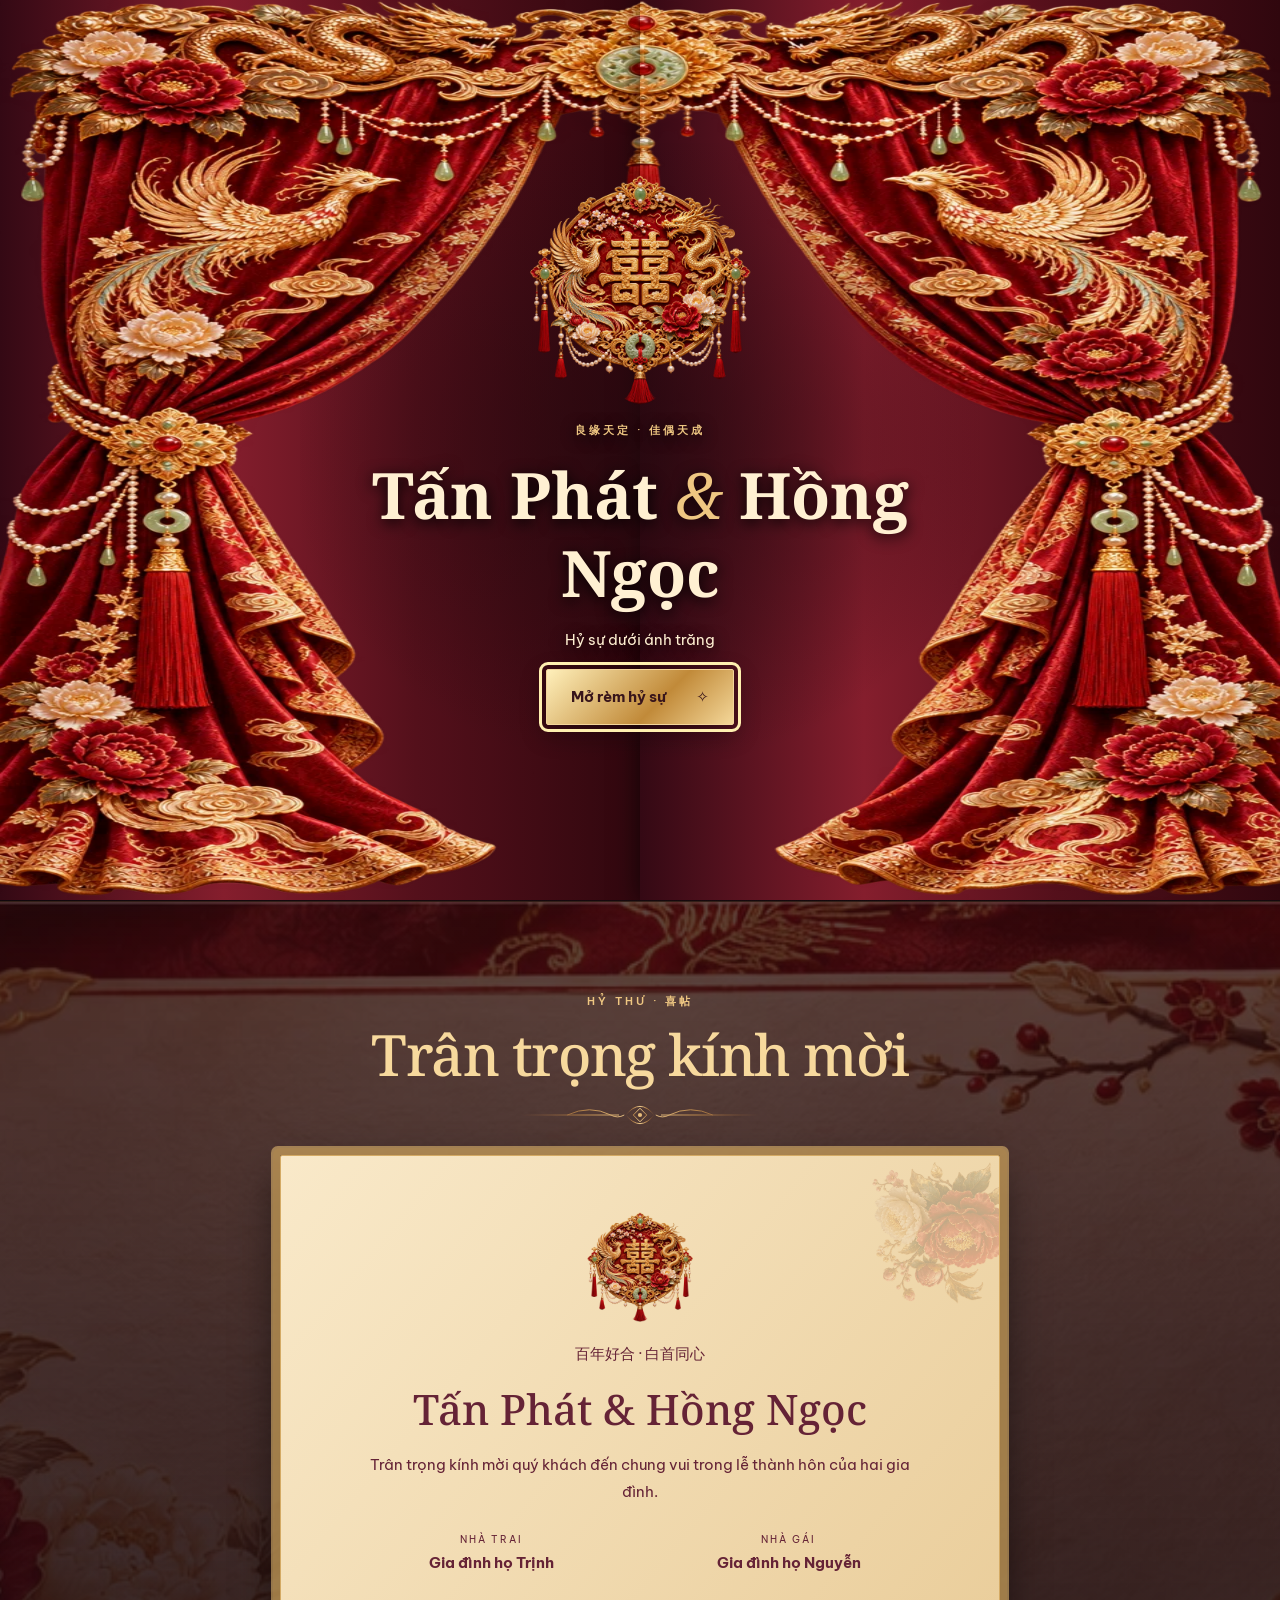
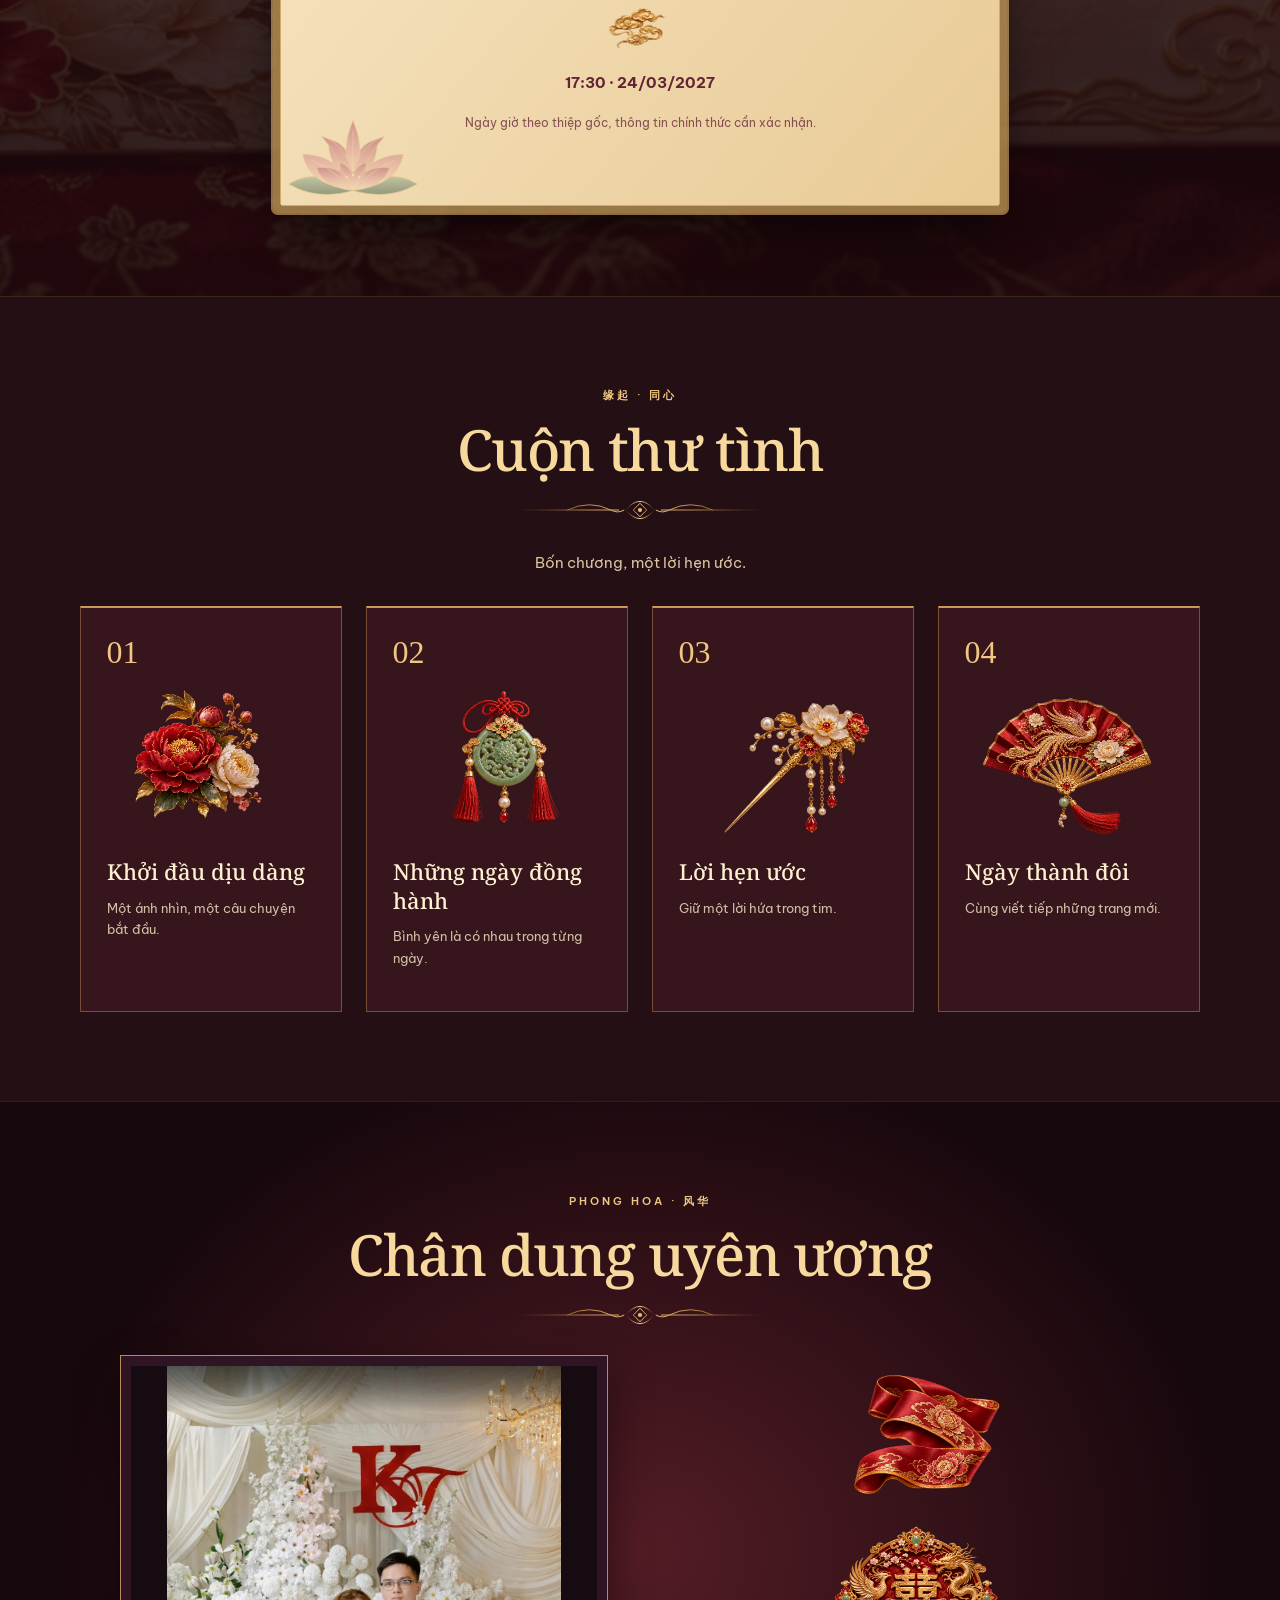
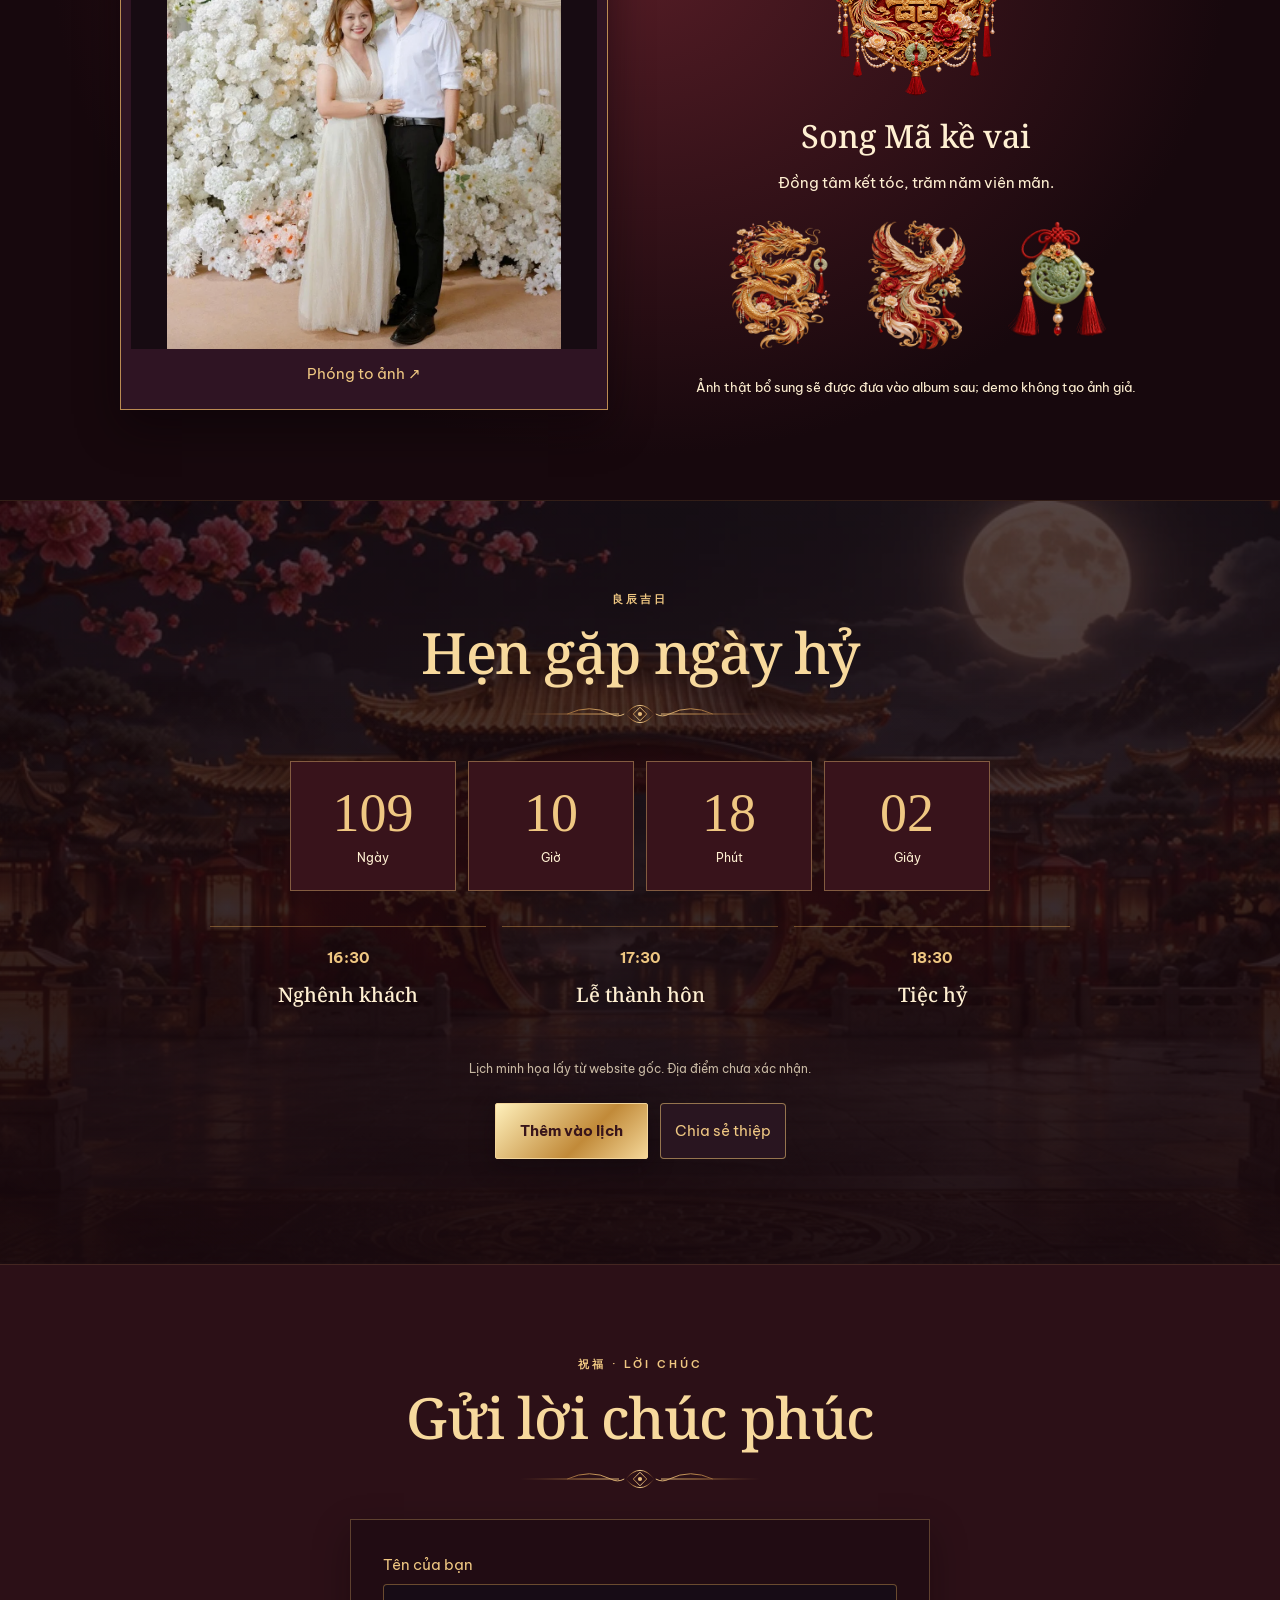
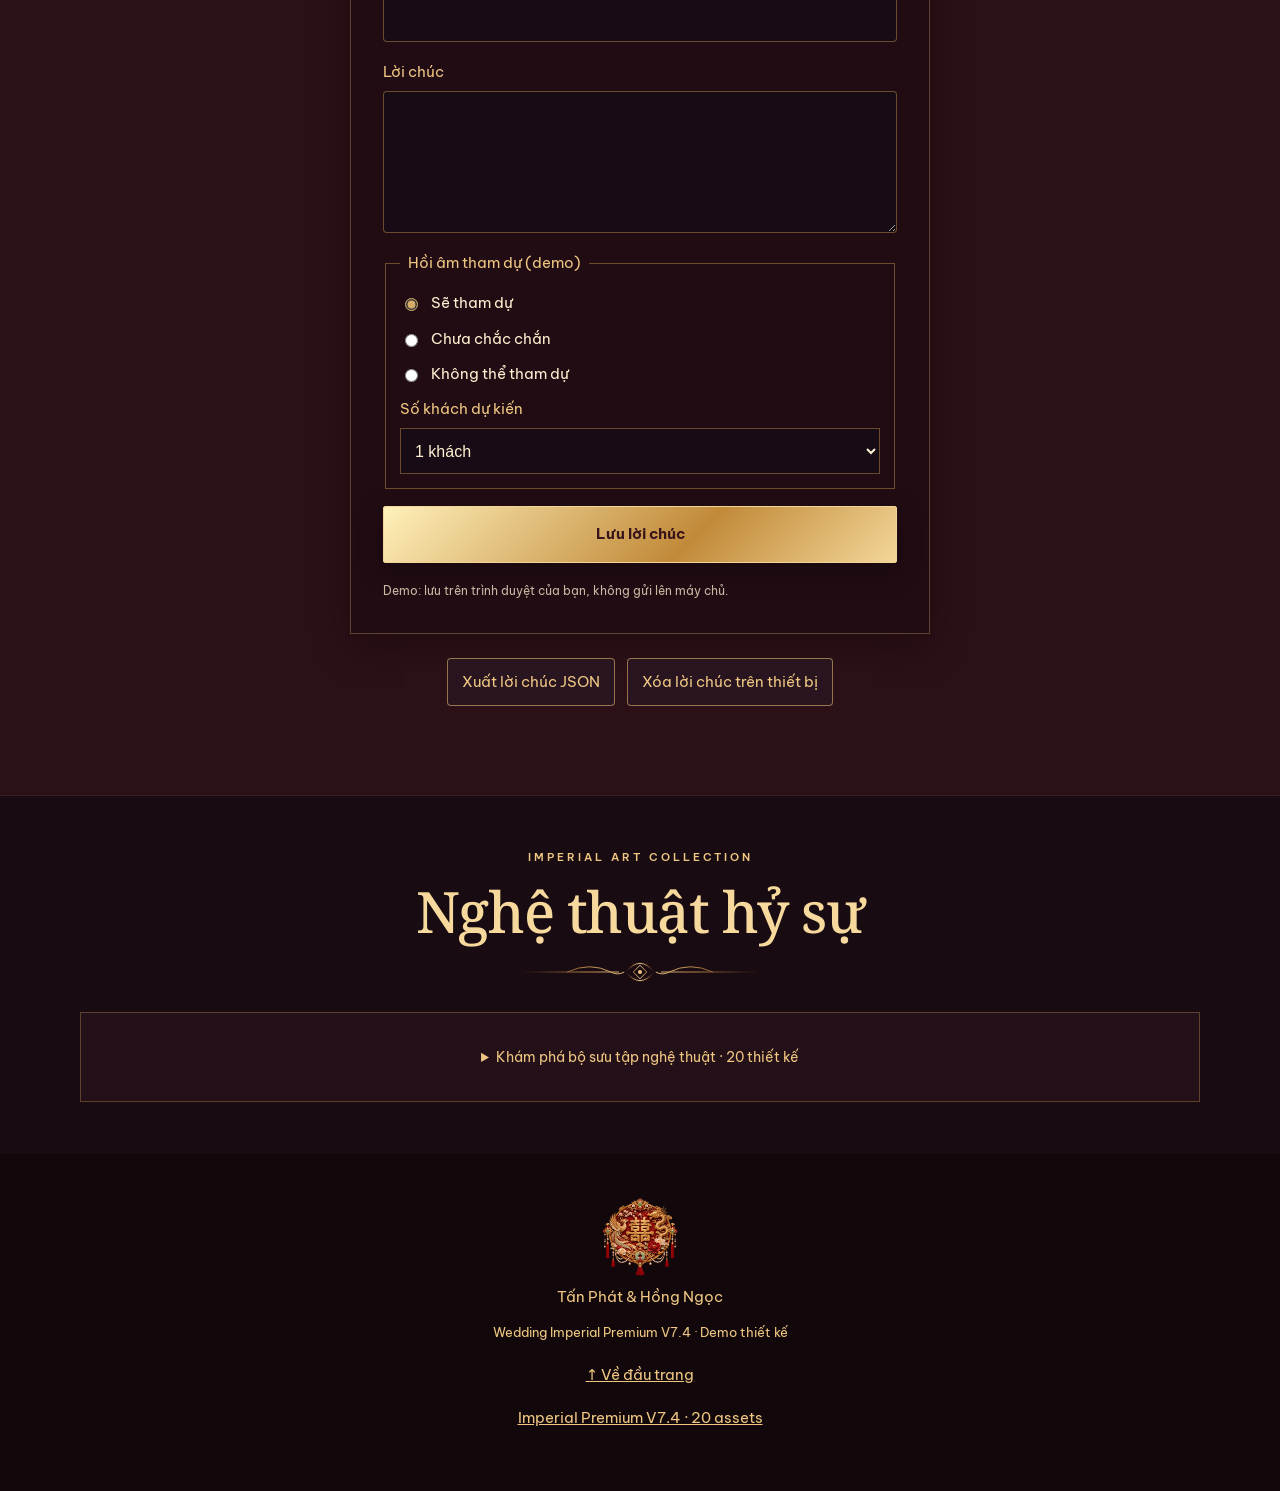
<file: index.html>
<!doctype html>
<html lang="vi">
<head>
  <meta charset="utf-8">
  <meta name="viewport" content="width=device-width, initial-scale=1">
  <meta name="robots" content="noindex,nofollow">
  <title>Tấn Phát &amp; Hồng Ngọc — Thiệp hỷ</title>
  <link rel="canonical" href="https://trinhtanphat.github.io/wedding_tan_phat_hong_ngoc/demo/">
  <script>
    const target = new URL('demo/', window.location.href);
    target.search = window.location.search;
    target.hash = window.location.hash;
    window.location.replace(target.href);
  </script>
  <noscript><meta http-equiv="refresh" content="0;url=demo/"></noscript>
</head>
<body>
  <p><a href="demo/">Mở thiệp cưới Tấn Phát &amp; Hồng Ngọc</a></p>
  <p><a href="legacy.html">Xem phiên bản cũ</a></p>
</body>
</html>
</file>
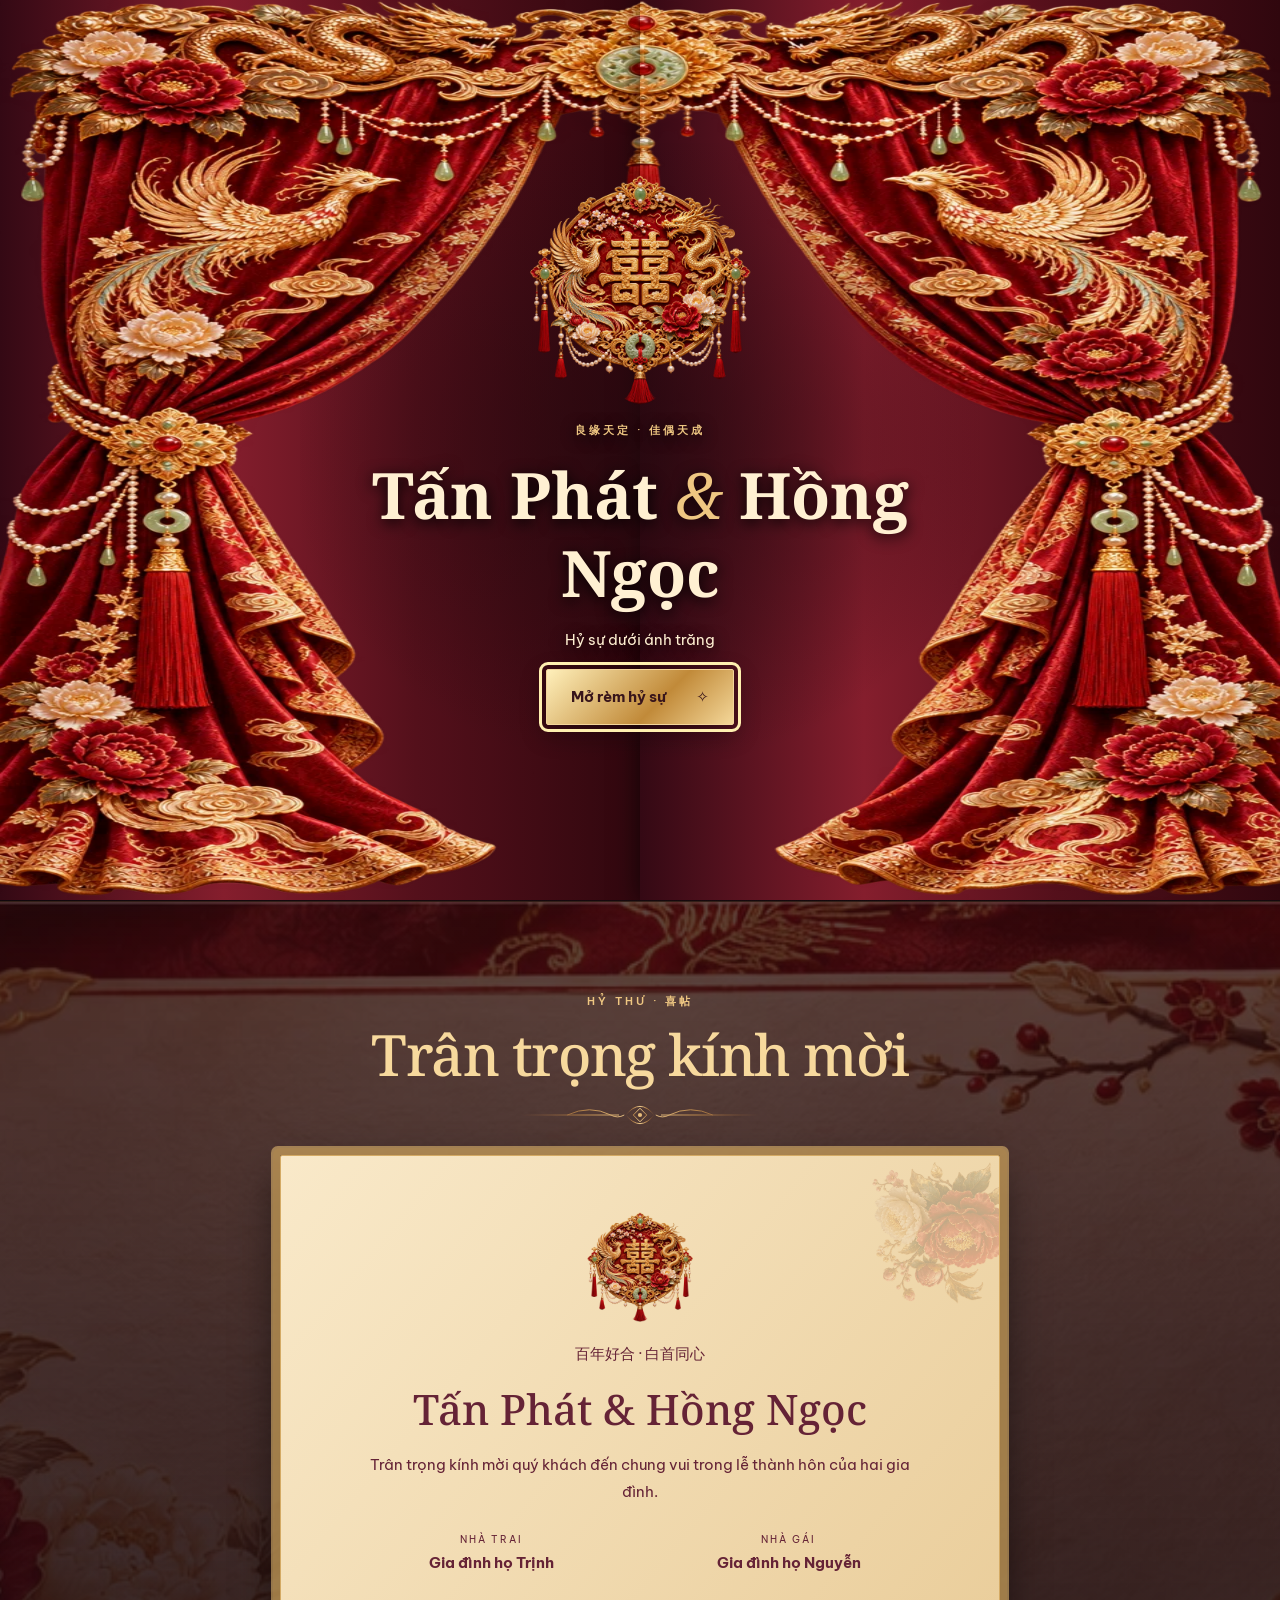
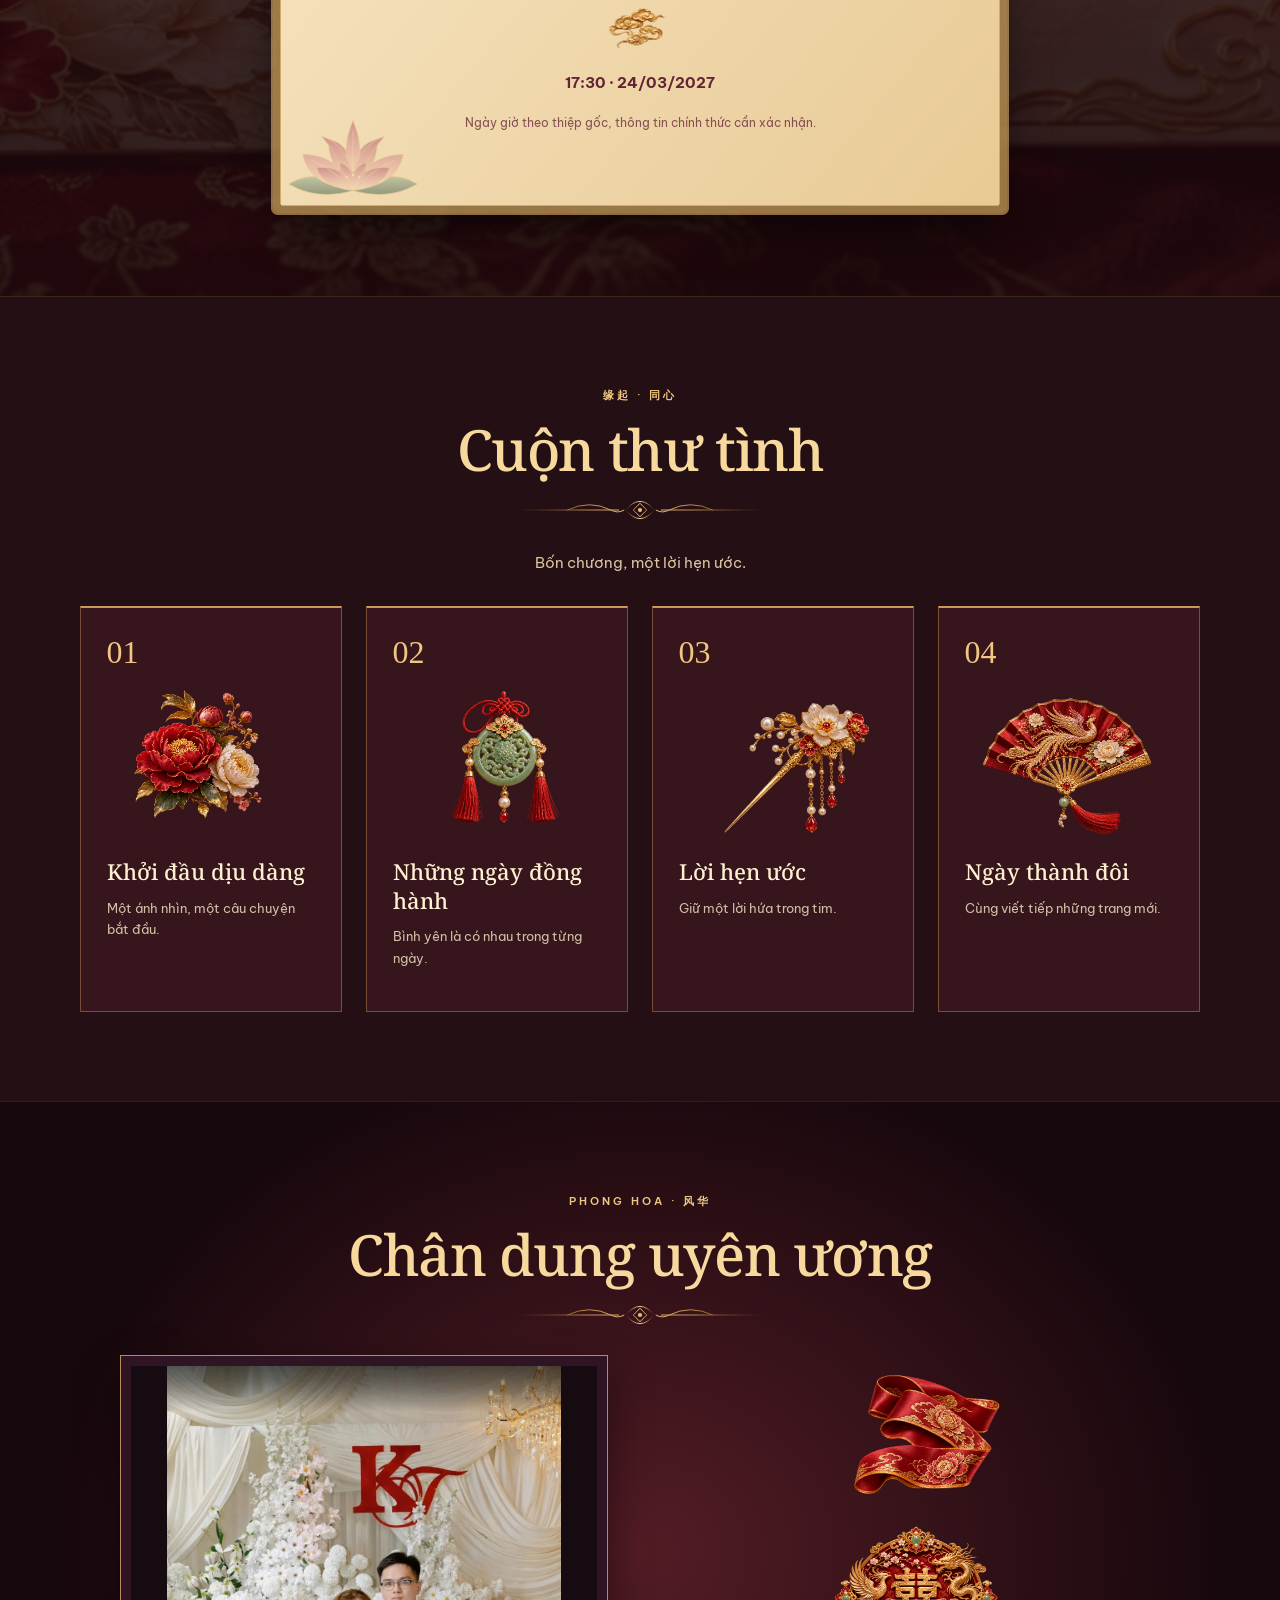
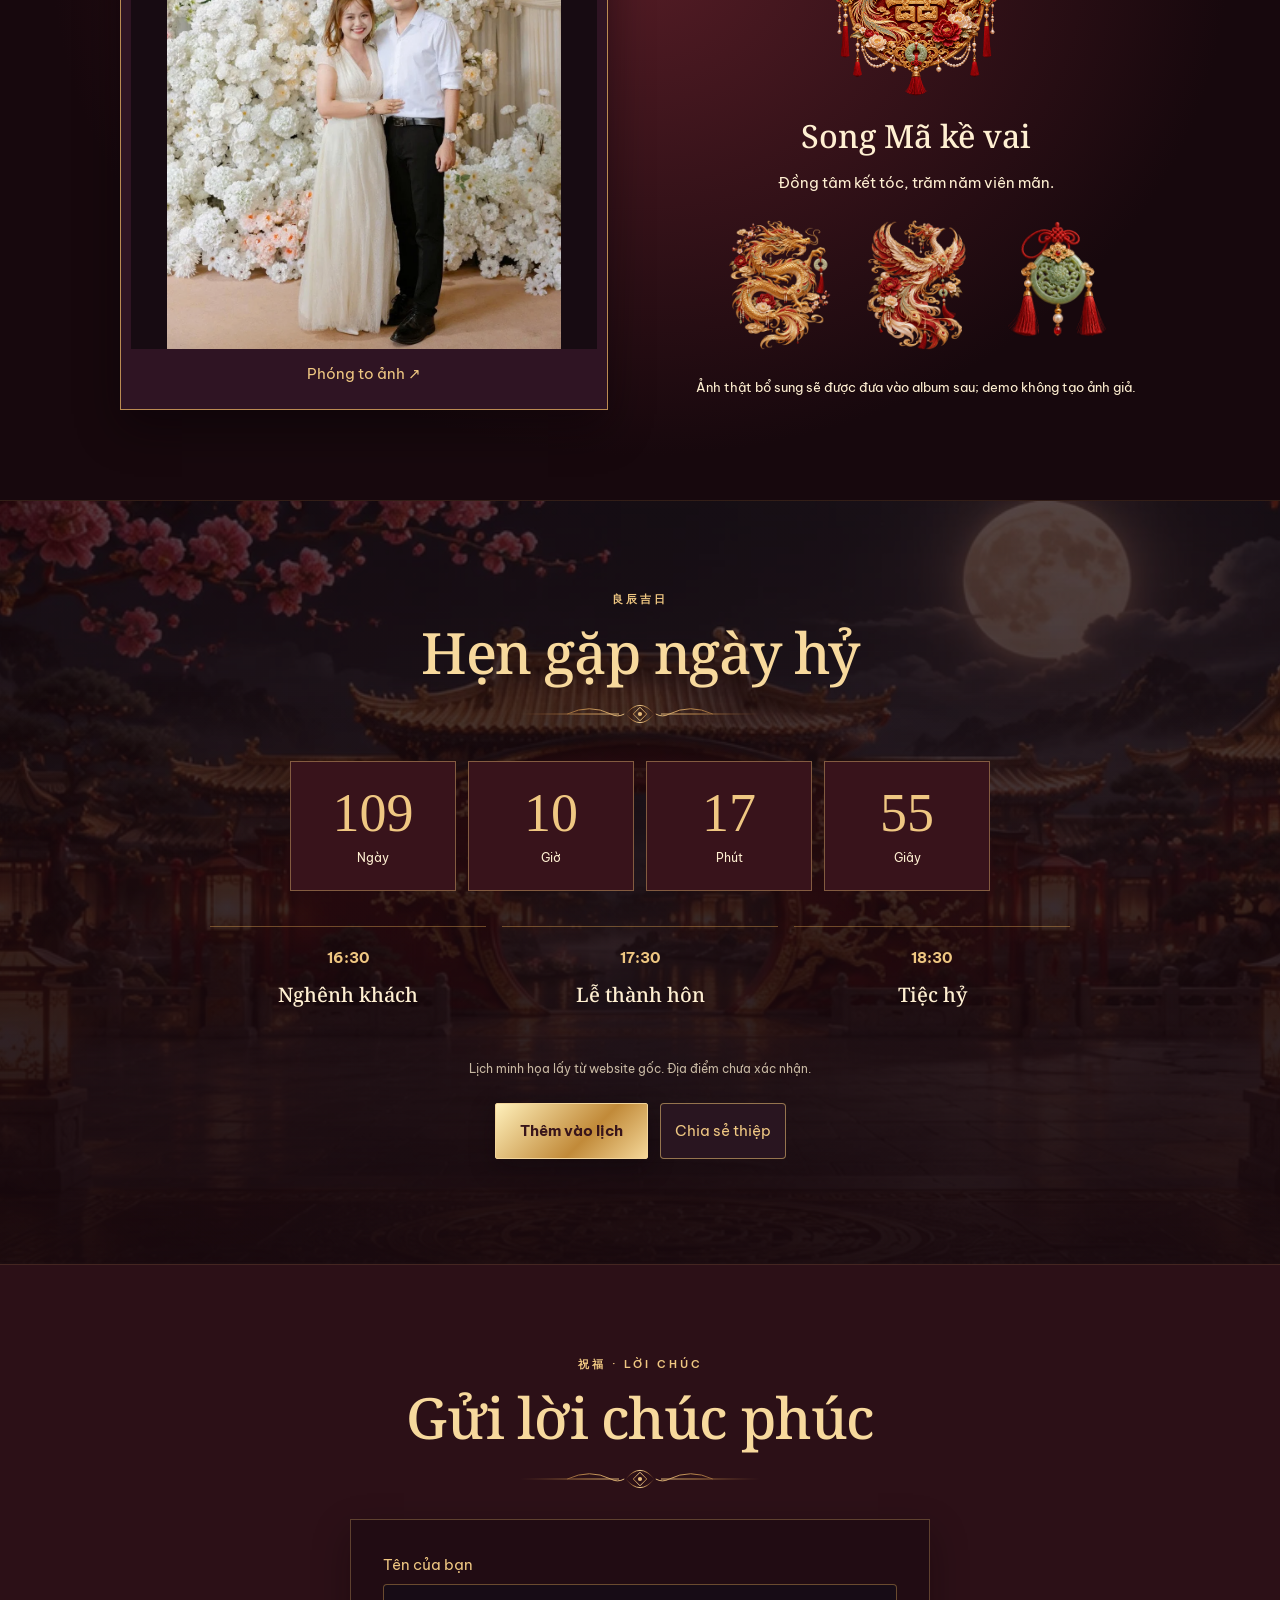
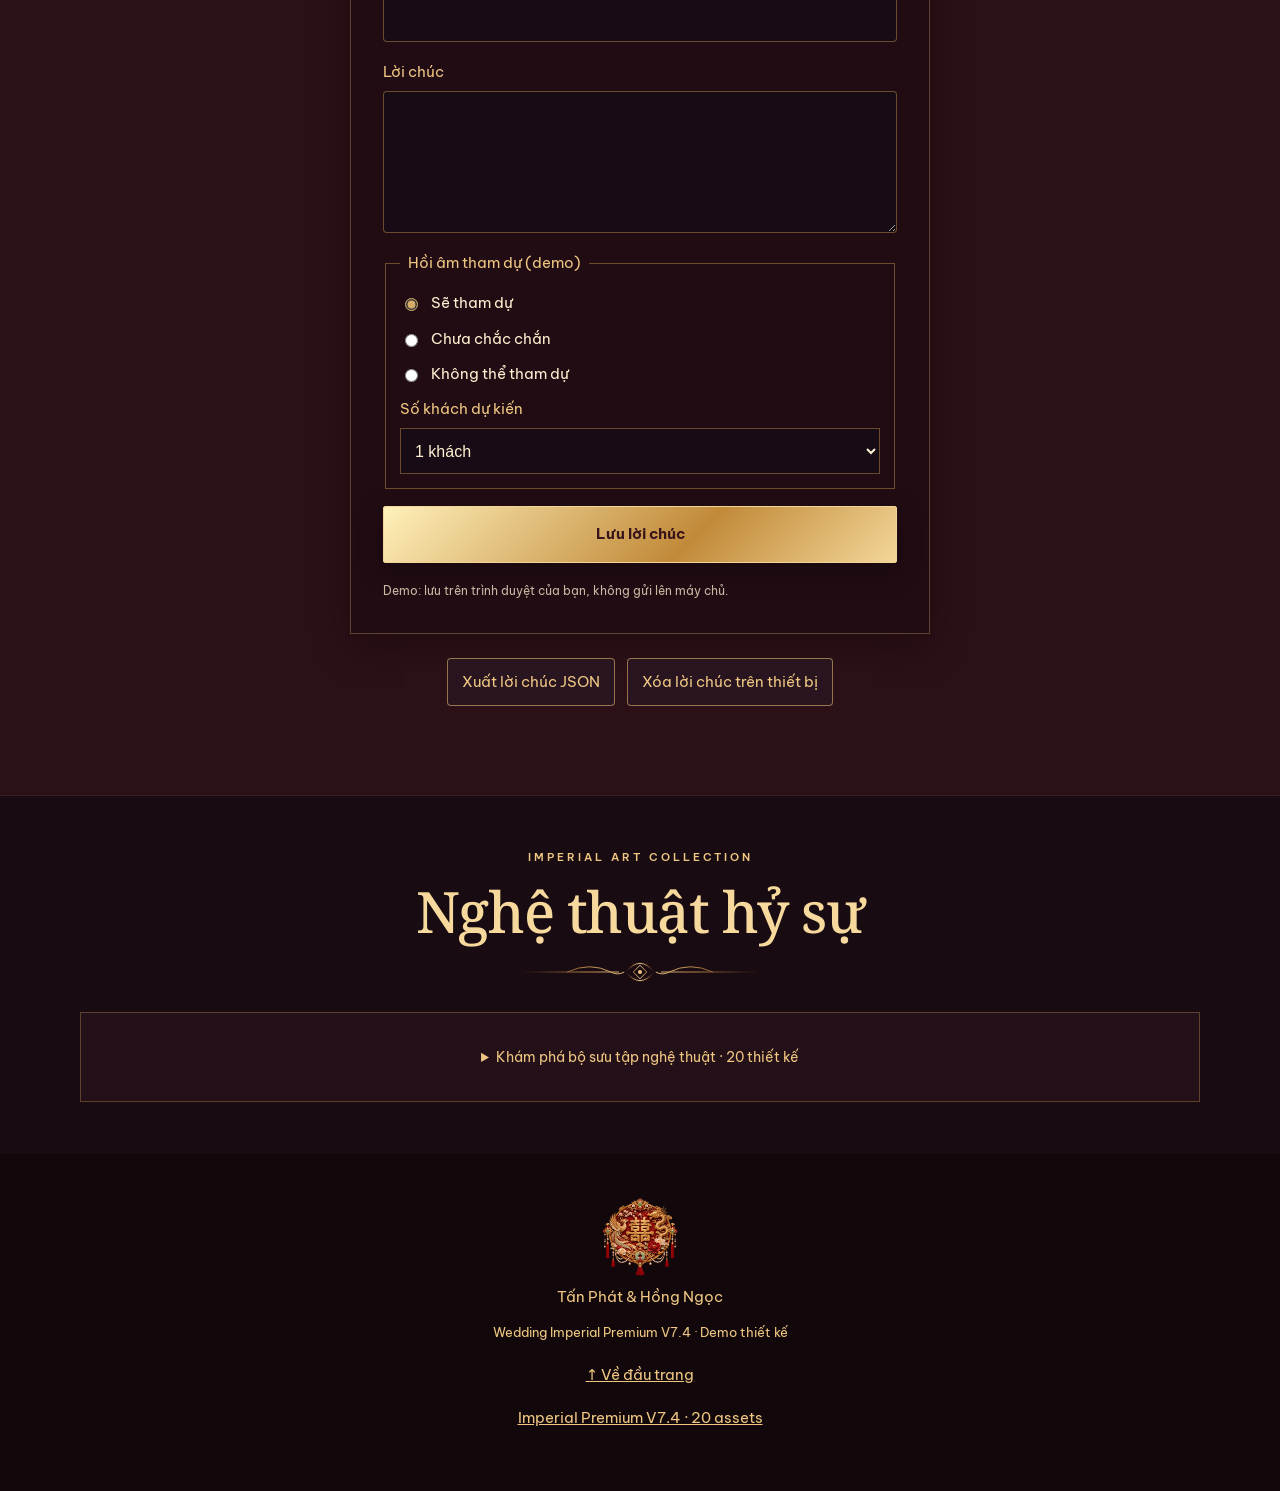
<file: demo/index.html>
<!doctype html>
<html lang="vi"><head><meta charset="utf-8"><meta name="viewport" content="width=device-width,initial-scale=1"><meta name="robots" content="noindex,nofollow"><meta name="theme-color" content="#32101e"><title>Tấn Phát &amp; Hồng Ngọc — Hỷ sự V7.4</title><link rel="stylesheet" href="wedding.css"><link rel="stylesheet" href="enhancements.css"><link rel="stylesheet" href="v6.css"><link rel="stylesheet" href="premium-v7.css?v=7.4"><link rel="icon" href="../assets/imperial-premium-v7/web/song-hy.webp" type="image/webp"></head>
<body>
<div class="lotus-rain" aria-hidden="true"></div>
<a class="skip" href="#invitation" tabindex="-1">Bỏ qua đến thiệp mời</a><div class="read-progress" aria-hidden="true"></div><header class="nav"><a class="brand" href="#home"><img src="../assets/imperial-premium-v7/web/song-hy.webp" alt=""> TP <span>·</span> HN</a><nav aria-label="Điều hướng"><a href="#invitation">Thiệp hỷ</a><a href="#story">Chuyện tình</a><a href="#album">Album</a><a href="#event">Ngày hỷ</a><a href="#wishes">Lời chúc</a></nav><div class="nav-controls"><button id="motion" class="motion" aria-pressed="false" aria-label="Giảm chuyển động">✧</button><button id="menu" class="menu" aria-expanded="false" aria-controls="mobileNav" aria-label="Mở menu">☰</button><button id="music" class="music" aria-pressed="false">♪ <span>Nhạc hỷ</span></button></div></header><nav id="mobileNav" class="mobile-nav" hidden aria-label="Điều hướng di động"><a href="#home">Trang đầu</a><a href="#invitation">Thiệp hỷ</a><a href="#story">Chuyện tình</a><a href="#album">Album</a><a href="#event">Ngày hỷ</a><a href="#wishes">Lời chúc</a></nav>
<div class="curtain" id="curtain" role="dialog" aria-modal="true" aria-labelledby="curtainTitle"><div class="curtain-left"></div><div class="curtain-right"></div><div class="valance"></div><div class="curtain-copy"><img src="../assets/imperial-premium-v7/web/song-hy.webp" alt="" width="110"><p class="eyebrow">良缘天定 · 佳偶天成</p><h1 id="curtainTitle">Tấn Phát <em>&amp;</em> Hồng Ngọc</h1><p>Hỷ sự dưới ánh trăng</p><button id="open" class="gold-button">Mở rèm hỷ sự <span aria-hidden="true">✧</span></button></div></div>
<main id="home" tabindex="-1">
<section class="hero"><div class="scene" aria-hidden="true"><div class="cinematic-beams"></div><div class="cinematic-dust"></div><img class="dragon" src="../assets/imperial-premium-v7/web/rong-vang.webp" alt=""><img class="phoenix" src="../assets/imperial-premium-v7/web/phuong-hoang.webp" alt=""><img class="lantern l" src="../assets/imperial-premium-v7/web/den-long.webp" alt=""><img class="lantern r" src="../assets/imperial-premium-v7/web/den-long.webp" alt=""></div><div class="hero-inner"><div class="hero-text"><p class="eyebrow">THIỆP HỶ · WEDDING INVITATION</p><img class="seal" src="../assets/imperial-premium-v7/web/song-hy.webp" alt="Song hỷ"><h1>Tấn Phát <em>&amp;</em><br> Hồng Ngọc</h1><p class="chinese">百年好合 · 永结同心</p><p class="lead">Mời bạn cùng chứng kiến khoảnh khắc hai trái tim nên duyên, giữa sắc son, ánh trăng và lời chúc trăm năm.</p><div class="date"><span>THỨ TƯ</span><strong>24.03.2027</strong><span>17:30</span></div><a class="gold-button" href="#invitation">Xem thiệp mời <span>↓</span></a></div><figure class="portrait"><img src="../assets/images/couple-main.png" alt="Ảnh cưới trong website gốc"><figcaption>Song Mã thành duyên · 午</figcaption></figure></div><a class="scroll" href="#invitation">CUỘN XUỐNG <span>↓</span></a></section>
<section class="section invitation" id="invitation"><p class="eyebrow">HỶ THƯ · 喜帖</p><h2>Trân trọng kính mời</h2><div class="paper"><img class="paper-flower left" src="../assets/imperial-premium-v7/web/mau-don.webp" alt=""><img class="paper-flower right" src="../assets/imperial-premium-v7/web/mau-don.webp" alt=""><img class="paper-lotus" src="../assets/artifact-v2/lotus-blossom-v72.svg" alt=""><img class="paper-seal" src="../assets/imperial-premium-v7/web/song-hy.webp" alt=""><p>百年好合 · 白首同心</p><h3>Tấn Phát &amp; Hồng Ngọc</h3><p>Trân trọng kính mời quý khách đến chung vui trong lễ thành hôn của hai gia đình.</p><div class="families"><div><small>NHÀ TRAI</small><strong>Gia đình họ Trịnh</strong></div><div><small>NHÀ GÁI</small><strong>Gia đình họ Nguyễn</strong></div></div><img class="divider" src="../assets/imperial-premium-v7/web/may-vang.webp" alt=""><p><strong>17:30 · 24/03/2027</strong></p><p class="notice">Ngày giờ theo thiệp gốc, thông tin chính thức cần xác nhận.</p></div></section>
<section class="section story" id="story"><p class="eyebrow">缘起 · 同心</p><h2>Cuộn thư tình</h2><p class="intro">Bốn chương, một lời hẹn ước.</p><div class="chapters"><article><span>01</span><img src="../assets/imperial-premium-v7/web/mau-don.webp" alt=""><h3>Khởi đầu dịu dàng</h3><p>Một ánh nhìn, một câu chuyện bắt đầu.</p></article><article><span>02</span><img src="../assets/imperial-premium-v7/web/ngoc-boi.webp" alt=""><h3>Những ngày đồng hành</h3><p>Bình yên là có nhau trong từng ngày.</p></article><article><span>03</span><img src="../assets/imperial-premium-v7/web/tram-hoa.webp" alt=""><h3>Lời hẹn ước</h3><p>Giữ một lời hứa trong tim.</p></article><article><span>04</span><img src="../assets/imperial-premium-v7/web/quat-phuong.webp" alt=""><h3>Ngày thành đôi</h3><p>Cùng viết tiếp những trang mới.</p></article></div></section>
<section class="section album" id="album"><p class="eyebrow">PHONG HOA · 风华</p><h2>Chân dung uyên ương</h2><div class="album-grid"><button id="photo" class="album-photo" aria-label="Xem ảnh cưới lớn"><img src="../assets/images/couple-main.png" alt="Chân dung cưới từ bộ ảnh gốc"><span>Phóng to ảnh ↗</span></button><div class="album-copy"><img loading="lazy" class="premium-silk" src="../assets/imperial-premium-v7/web/lua-gam.webp" alt=""><img src="../assets/imperial-premium-v7/web/song-hy.webp" alt="TP HN"><h3>Song Mã kề vai</h3><p>Đồng tâm kết tóc, trăm năm viên mãn.</p><div class="myths"><img src="../assets/imperial-premium-v7/web/rong-vang.webp" alt="Rồng"><img src="../assets/imperial-premium-v7/web/phuong-hoang.webp" alt="Phượng"><img src="../assets/imperial-premium-v7/web/ngoc-boi.webp" alt="Ngọc bội"></div><small>Ảnh thật bổ sung sẽ được đưa vào album sau; demo không tạo ảnh giả.</small></div></div></section>
<section class="section event" id="event"><p class="eyebrow">良辰吉日</p><h2>Hẹn gặp ngày hỷ</h2><div class="countdown" aria-label="Đếm ngược ngày cưới"><div><b id="days">—</b><span>Ngày</span></div><div><b id="hours">—</b><span>Giờ</span></div><div><b id="minutes">—</b><span>Phút</span></div><div><b id="seconds">—</b><span>Giây</span></div></div><div class="timeline"><article><b>16:30</b><h3>Nghênh khách</h3></article><article><b>17:30</b><h3>Lễ thành hôn</h3></article><article><b>18:30</b><h3>Tiệc hỷ</h3></article></div><p class="notice">Lịch minh họa lấy từ website gốc. Địa điểm chưa xác nhận.</p><div class="event-actions"><button id="calendar" class="gold-button">Thêm vào lịch</button><button id="share" class="outline-button">Chia sẻ thiệp</button></div><p id="shareStatus" role="status"></p><div id="shareFallback" class="share-fallback" hidden><label for="shareLink">Sao chép liên kết thiệp</label><input id="shareLink" type="url" readonly></div></section>
<section class="section wishes" id="wishes"><p class="eyebrow">祝福 · LỜI CHÚC</p><h2>Gửi lời chúc phúc</h2><form id="wishForm"><label id="inviteCodeLabel" hidden>Mã mời RSVP<input id="inviteCode" type="password" autocomplete="off" maxlength="128"></label><div class="trap" aria-hidden="true"><label>Website<input id="website" name="website" tabindex="-1" autocomplete="off"></label></div><label>Tên của bạn<input id="guest" maxlength="80" required autocomplete="off"></label><label>Lời chúc<textarea id="wish" maxlength="500" rows="4" required></textarea></label><fieldset class="attendance"><legend>Hồi âm tham dự (demo)</legend><label><input type="radio" name="attendance" value="yes" checked> Sẽ tham dự</label><label><input type="radio" name="attendance" value="maybe"> Chưa chắc chắn</label><label><input type="radio" name="attendance" value="no"> Không thể tham dự</label><label>Số khách dự kiến<select id="guests"><option value="1">1 khách</option><option value="2">2 khách</option><option value="3">3 khách</option><option value="4">4 khách</option></select></label></fieldset><button class="gold-button" type="submit">Lưu lời chúc</button><p class="notice">Demo: lưu trên trình duyệt của bạn, không gửi lên máy chủ.</p></form><p id="status" role="status" aria-live="polite"></p><button id="retryRsvpStatus" class="outline-button" type="button" hidden>Kiểm tra kết nối lại</button><ul id="wishList"></ul><div class="event-actions"><button id="exportWishes" class="outline-button">Xuất lời chúc JSON</button><button id="clearWishes" class="outline-button">Xóa lời chúc trên thiết bị</button></div></section>
<section class="section premium-gallery" id="premium-assets"><p class="eyebrow">IMPERIAL ART COLLECTION</p><h2>Nghệ thuật hỷ sự</h2><details class="asset-disclosure"><summary>Khám phá bộ sưu tập nghệ thuật · 20 thiết kế</summary><div class="premium-grid"><figure><img loading="lazy" src="../assets/imperial-premium-v7/web/song-hy.webp" alt="Song hỷ kim chạm"><figcaption>Song hỷ kim chạm</figcaption></figure><figure><img loading="lazy" src="../assets/imperial-premium-v7/web/den-long.webp" alt="Đèn lồng cung đình"><figcaption>Đèn lồng cung đình</figcaption></figure><figure><img loading="lazy" src="../assets/imperial-premium-v7/web/rem-cung-dinh.webp" alt="Rèm long phượng"><figcaption>Rèm long phượng</figcaption></figure><figure><img loading="lazy" src="../assets/imperial-premium-v7/web/khung-anh.webp" alt="Khung ảnh khảm ngọc"><figcaption>Khung ảnh khảm ngọc</figcaption></figure><figure><img loading="lazy" src="../assets/imperial-premium-v7/web/rong-vang.webp" alt="Kim long"><figcaption>Kim long</figcaption></figure><figure><img loading="lazy" src="../assets/imperial-premium-v7/web/phuong-hoang.webp" alt="Phượng hoàng"><figcaption>Phượng hoàng</figcaption></figure><figure><img loading="lazy" src="../assets/imperial-premium-v7/web/lau-dai-trang.webp" alt="Đại điện dưới trăng"><figcaption>Đại điện dưới trăng</figcaption></figure><figure><img loading="lazy" src="../assets/imperial-premium-v7/web/san-cung-dinh-a.webp" alt="Sân cung đình I"><figcaption>Sân cung đình I</figcaption></figure><figure><img loading="lazy" src="../assets/imperial-premium-v7/web/san-cung-dinh-b.webp" alt="Sân cung đình II"><figcaption>Sân cung đình II</figcaption></figure><figure><img loading="lazy" src="../assets/imperial-premium-v7/web/thiep-hy-a.webp" alt="Thiệp hỷ I"><figcaption>Thiệp hỷ I</figcaption></figure><figure><img loading="lazy" src="../assets/imperial-premium-v7/web/thiep-hy-b.webp" alt="Thiệp hỷ II"><figcaption>Thiệp hỷ II</figcaption></figure><figure><img loading="lazy" src="../assets/imperial-premium-v7/web/mau-don.webp" alt="Mẫu đơn"><figcaption>Mẫu đơn</figcaption></figure><figure><img loading="lazy" src="../assets/imperial-premium-v7/web/quat-phuong.webp" alt="Quạt phượng"><figcaption>Quạt phượng</figcaption></figure><figure><img loading="lazy" src="../assets/imperial-premium-v7/web/ngoc-boi.webp" alt="Ngọc bội"><figcaption>Ngọc bội</figcaption></figure><figure><img loading="lazy" src="../assets/imperial-premium-v7/web/may-vang.webp" alt="Mây vàng"><figcaption>Mây vàng</figcaption></figure><figure><img loading="lazy" src="../assets/imperial-premium-v7/web/tram-hoa.webp" alt="Trâm hoa"><figcaption>Trâm hoa</figcaption></figure><figure><img loading="lazy" src="../assets/imperial-premium-v7/web/lua-gam.webp" alt="Lụa gấm"><figcaption>Lụa gấm</figcaption></figure><figure><img loading="lazy" src="../assets/artifact-v2/lotus-petal-original-pink.svg" alt="Cánh sen"><figcaption>Cánh sen</figcaption></figure><figure><img loading="lazy" src="../assets/artifact-v2/lotus-blossom-v72.svg" alt="Hoa sen"><figcaption>Hoa sen</figcaption></figure><figure><img loading="lazy" src="../assets/artifact-v2/ornament-divider-v72.svg" alt="Đường viền kim tuyến"><figcaption>Viền kim tuyến</figcaption></figure></div></details></section></main><footer><img src="../assets/imperial-premium-v7/web/song-hy.webp" alt="" width="95"><p>Tấn Phát &amp; Hồng Ngọc</p><small>Wedding Imperial Premium V7.4 · Demo thiết kế</small><p><a class="back-to-top" href="#home">↑ Về đầu trang</a></p><p><a href="#premium-assets">Imperial Premium V7.4 · 20 assets</a></p></footer>
<dialog id="lightbox"><button id="closePhoto" aria-label="Đóng ảnh">×</button><img src="../assets/images/couple-main.png" alt="Ảnh cưới phóng to"></dialog><audio id="audio" preload="none" loop src="../assets/music/wedding-song.mp3"></audio><script src="wedding.js?v=7.4"></script><script src="enhancements.js?v=7.4"></script><script src="rsvp.js?v=7.4"></script><script src="v6.js"></script></body></html>
</file>
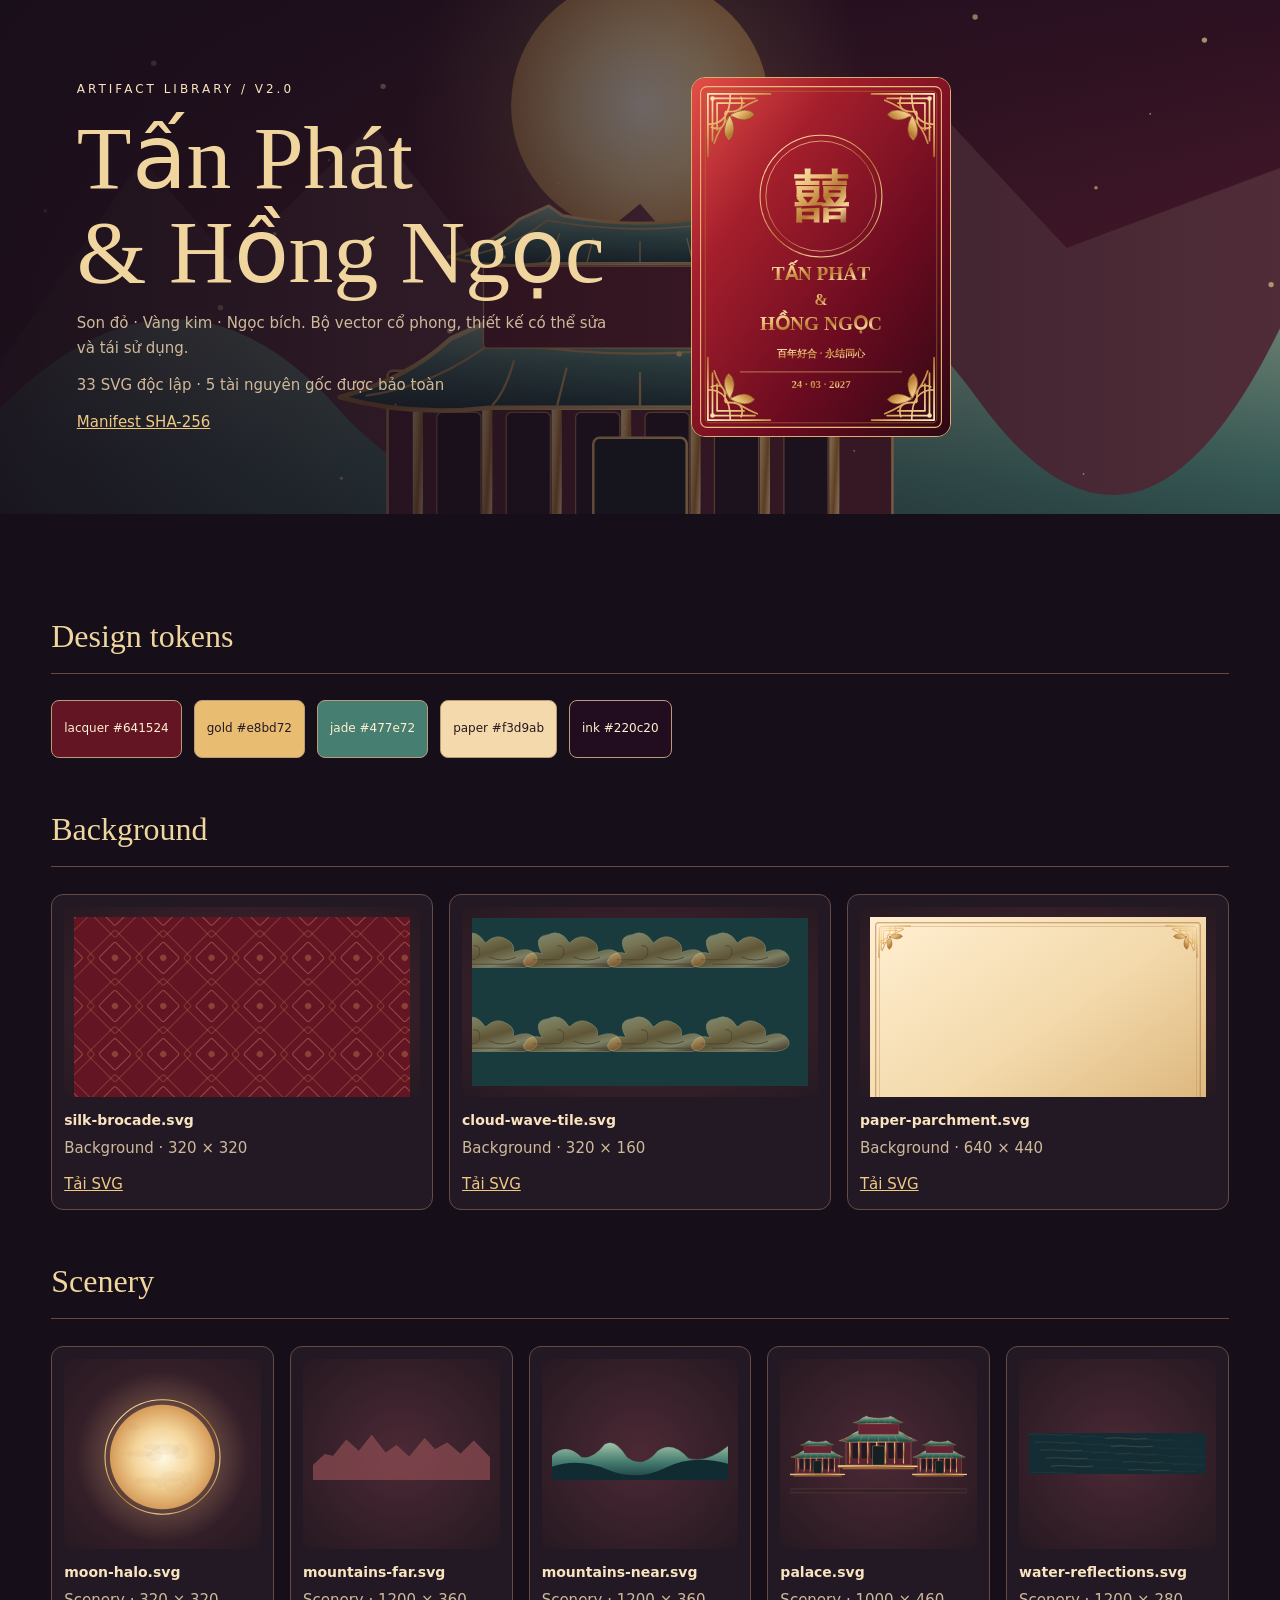
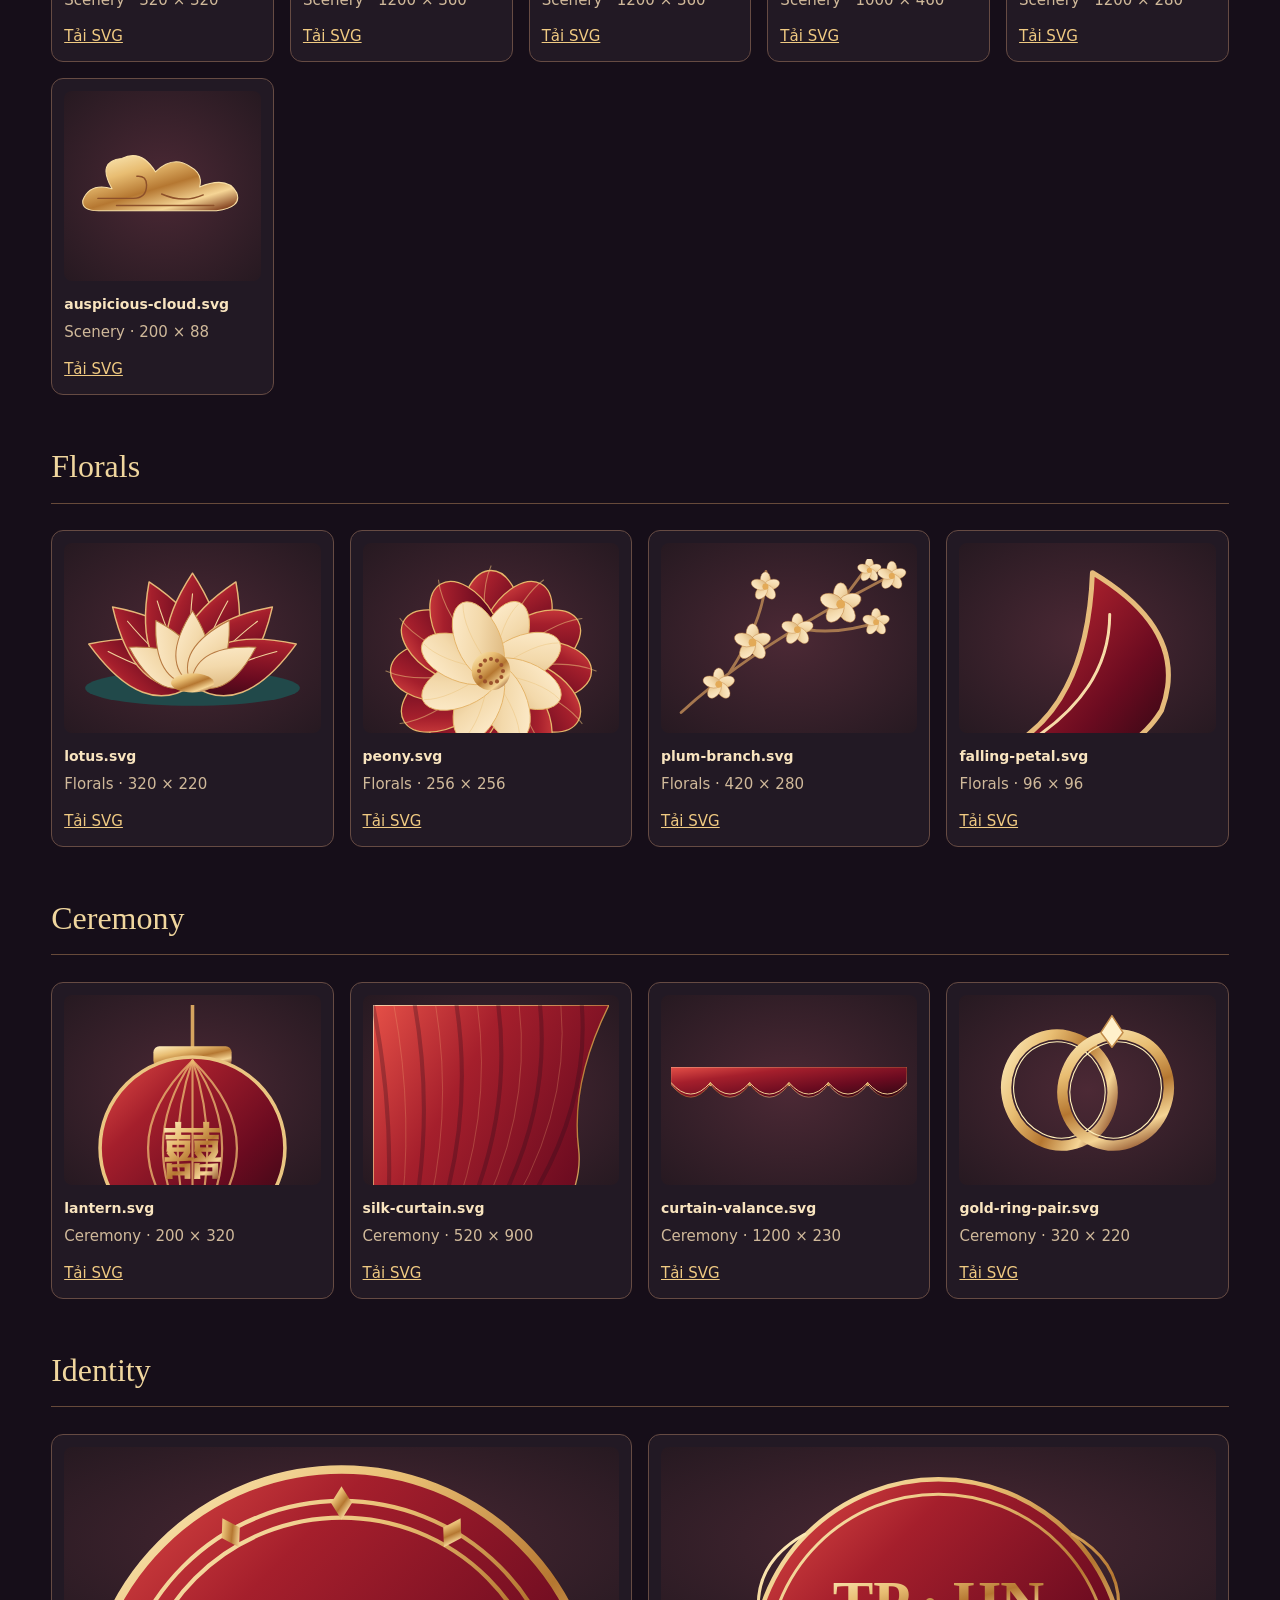
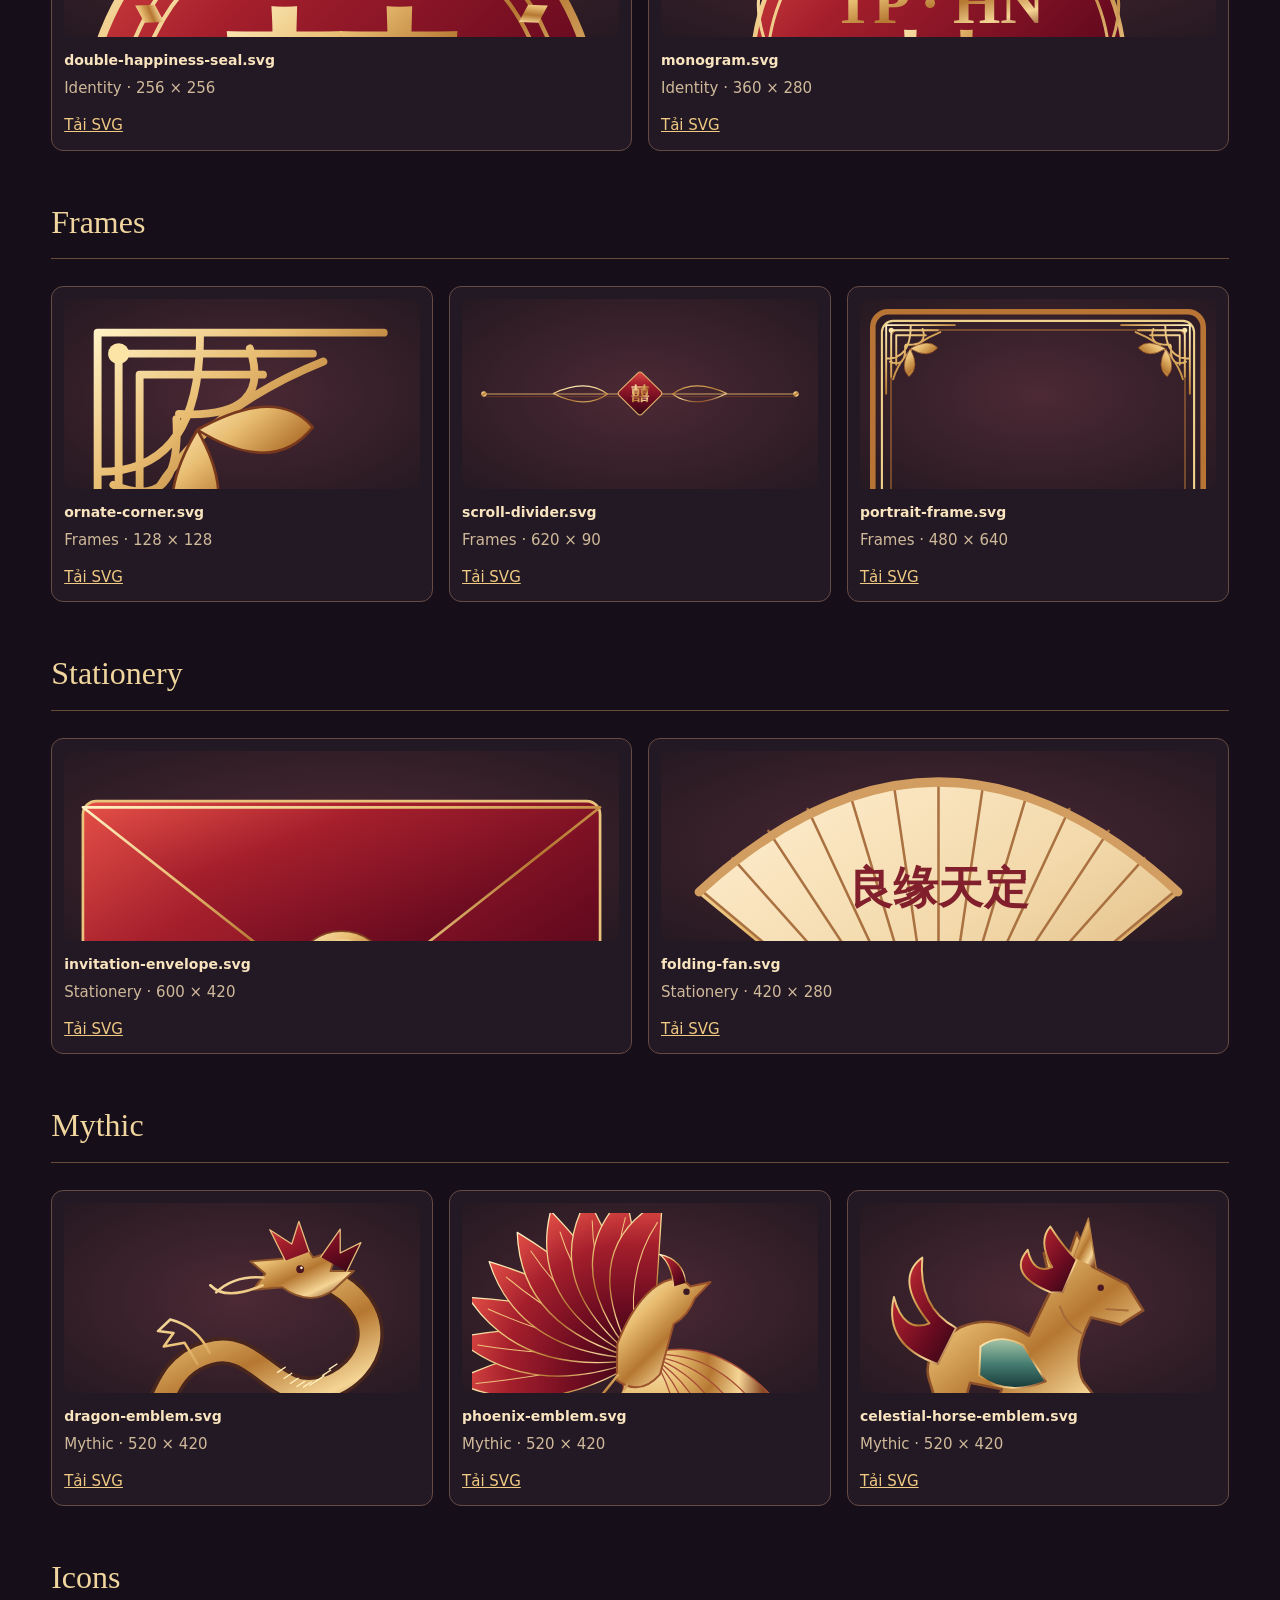
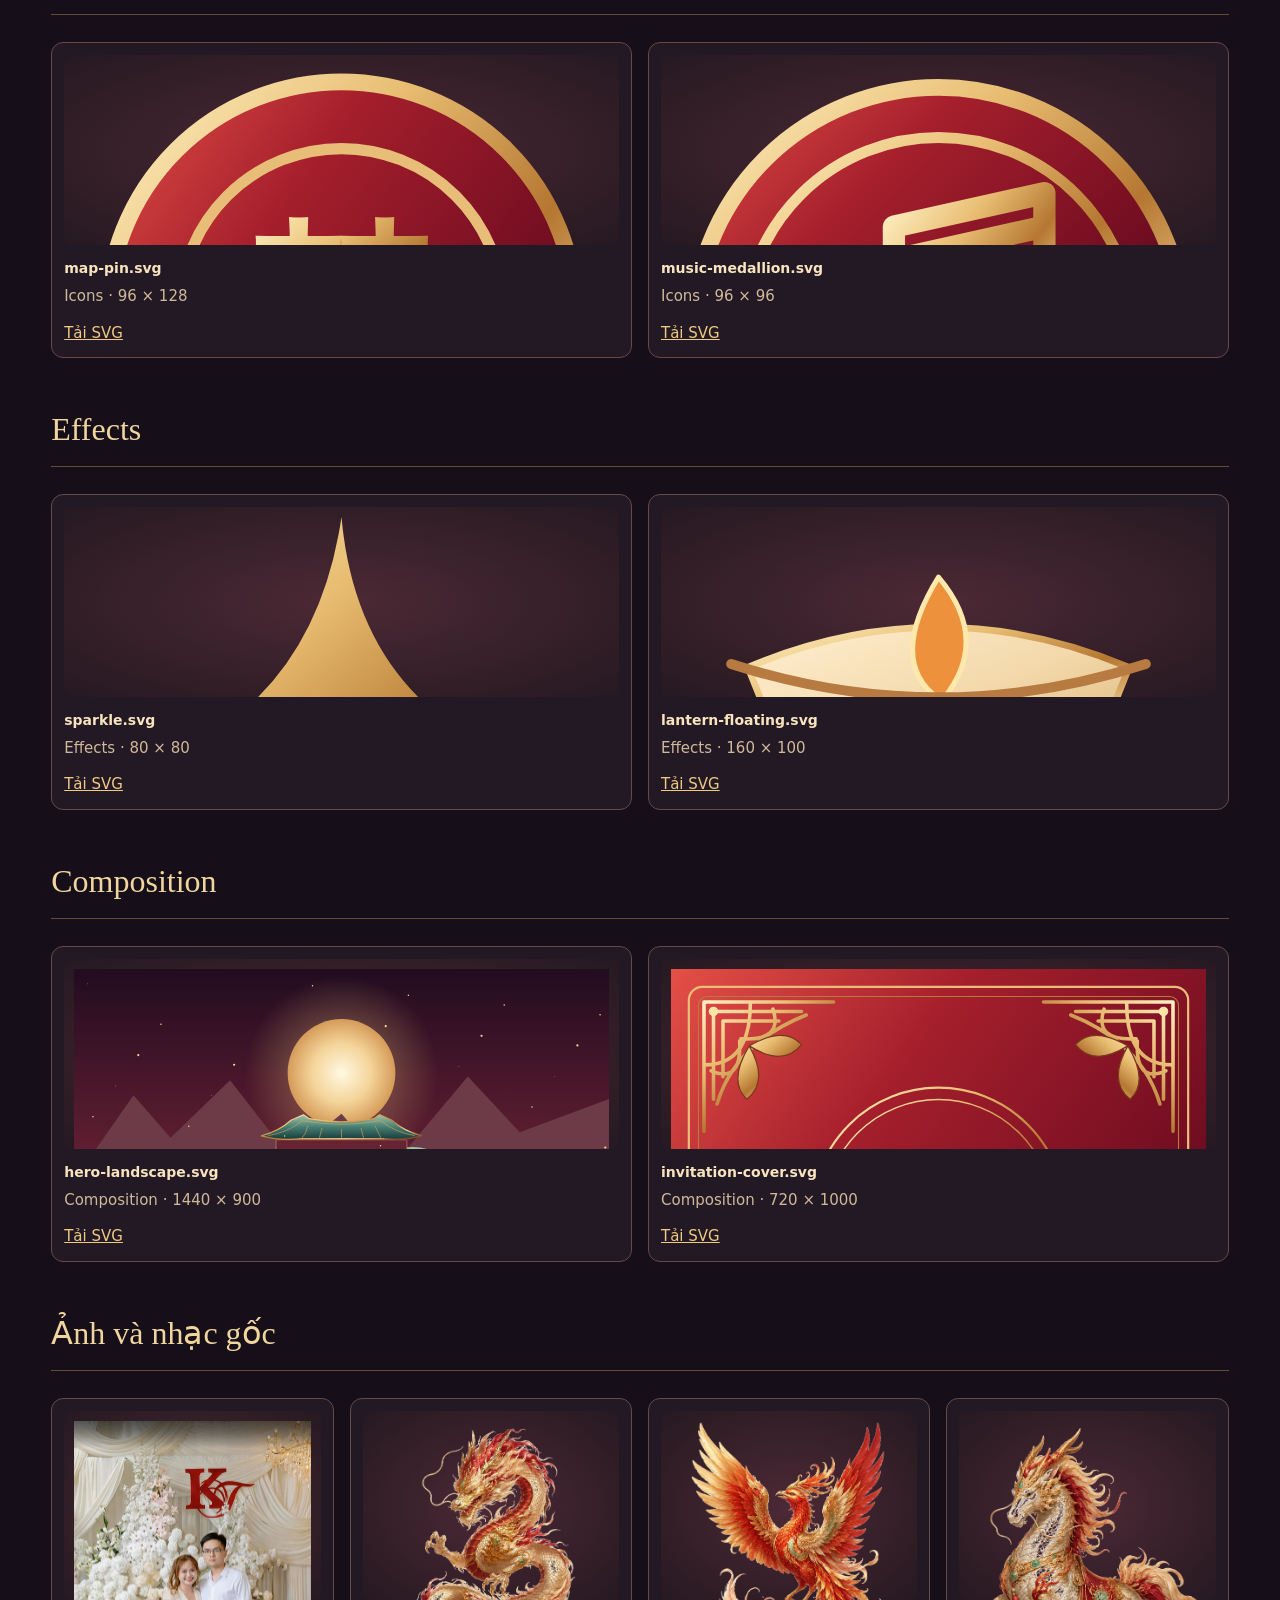
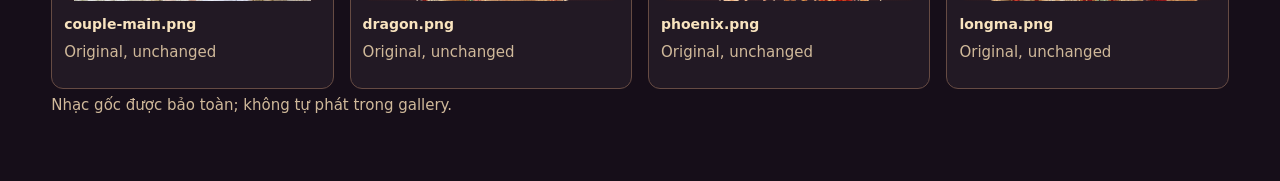
<file: assets/artifact-v2/index.html>
<!doctype html><html lang="vi"><meta charset="utf-8"><meta name="viewport" content="width=device-width,initial-scale=1"><title>Wedding Artifacts V2 — TP &amp; HN</title><link rel="stylesheet" href="tokens.css"><style>*{box-sizing:border-box}body{margin:0;background:#160e19;color:#f9e4bf;font:15px/1.65 system-ui,sans-serif}header{min-height:490px;background:linear-gradient(90deg,#160e19eb,#160e1955),var(--w-hero) center/cover;display:flex;align-items:center;padding:6vw;gap:5vw}header img{width:min(28vw,260px);border-radius:14px;border:1px solid #dcad6e}h1,h2{font-family:Georgia,serif;font-weight:400;color:#f0d69e}h1{font-size:clamp(42px,7vw,90px);line-height:1.05;margin:12px 0}header p{max-width:550px}.tag{font-size:12px;letter-spacing:3px;text-transform:uppercase}main{max-width:1440px;margin:auto;padding:4vw}.grid{display:grid;grid-template-columns:repeat(auto-fit,minmax(205px,1fr));gap:16px}article{background:#221924;border:1px solid #664b43;border-radius:12px;padding:12px;min-width:0}.tile{height:190px;background:radial-gradient(ellipse,#4c2935,#261921);display:grid;place-items:center;border-radius:8px;overflow:hidden}.tile img{width:100%;height:100%;object-fit:contain;padding:10px}h3{font-size:14px;font-weight:600;overflow-wrap:anywhere;margin:12px 0 4px}p{margin:4px 0 12px;color:#d0b99a}a{color:#f0ca82}h2{font-size:32px;border-bottom:1px solid #674a3a;padding-bottom:10px;margin-top:45px}.swatches{display:flex;gap:12px;flex-wrap:wrap}.swatches span{padding:18px 12px;border:1px solid #b99b77;border-radius:8px;font-size:12px}@media(max-width:540px){header{min-height:440px;flex-direction:column;align-items:flex-start;justify-content:center}header img{width:110px}.grid{grid-template-columns:repeat(2,minmax(0,1fr));gap:8px}.tile{height:125px}article{padding:8px}h3{font-size:12px}}</style><header><div><div class="tag">ARTIFACT LIBRARY / V2.0</div><h1>Tấn Phát<br>&amp; Hồng Ngọc</h1><p>Son đỏ · Vàng kim · Ngọc bích. Bộ vector cổ phong, thiết kế có thể sửa và tái sử dụng.</p><p>33 SVG độc lập · 5 tài nguyên gốc được bảo toàn</p><a href="manifest.json">Manifest SHA-256</a></div><img src="invitation-cover.svg" alt="Thiệp cưới V2"></header><main><h2>Design tokens</h2><div class="swatches"><span style="background:#641524;color:#fff0cf">lacquer #641524</span><span style="background:#e8bd72;color:#261921">gold #e8bd72</span><span style="background:#477e72;color:#fff0cf">jade #477e72</span><span style="background:#f3d9ab;color:#261921">paper #f3d9ab</span><span style="background:#220c20;color:#fff0cf">ink #220c20</span></div><section><h2>Background</h2><div class="grid"><article><div class="tile"><img src="silk-brocade.svg" alt="Red silk brocade tile"></div><h3>silk-brocade.svg</h3><p>Background · 320 × 320</p><a href="silk-brocade.svg" download>Tải SVG</a></article><article><div class="tile"><img src="cloud-wave-tile.svg" alt="Jade auspicious cloud repeat"></div><h3>cloud-wave-tile.svg</h3><p>Background · 320 × 160</p><a href="cloud-wave-tile.svg" download>Tải SVG</a></article><article><div class="tile"><img src="paper-parchment.svg" alt="Warm rice paper with gold corners"></div><h3>paper-parchment.svg</h3><p>Background · 640 × 440</p><a href="paper-parchment.svg" download>Tải SVG</a></article></div></section><section><h2>Scenery</h2><div class="grid"><article><div class="tile"><img src="moon-halo.svg" alt="Luminous full moon"></div><h3>moon-halo.svg</h3><p>Scenery · 320 × 320</p><a href="moon-halo.svg" download>Tải SVG</a></article><article><div class="tile"><img src="mountains-far.svg" alt="Layered distant ink mountains"></div><h3>mountains-far.svg</h3><p>Scenery · 1200 × 360</p><a href="mountains-far.svg" download>Tải SVG</a></article><article><div class="tile"><img src="mountains-near.svg" alt="Near jade landscape"></div><h3>mountains-near.svg</h3><p>Scenery · 1200 × 360</p><a href="mountains-near.svg" download>Tải SVG</a></article><article><div class="tile"><img src="palace.svg" alt="Imperial wedding palace"></div><h3>palace.svg</h3><p>Scenery · 1000 × 460</p><a href="palace.svg" download>Tải SVG</a></article><article><div class="tile"><img src="water-reflections.svg" alt="Jade lake reflections"></div><h3>water-reflections.svg</h3><p>Scenery · 1200 × 280</p><a href="water-reflections.svg" download>Tải SVG</a></article><article><div class="tile"><img src="auspicious-cloud.svg" alt="Gold ruyi cloud"></div><h3>auspicious-cloud.svg</h3><p>Scenery · 200 × 88</p><a href="auspicious-cloud.svg" download>Tải SVG</a></article></div></section><section><h2>Florals</h2><div class="grid"><article><div class="tile"><img src="lotus.svg" alt="Layered red and ivory lotus"></div><h3>lotus.svg</h3><p>Florals · 320 × 220</p><a href="lotus.svg" download>Tải SVG</a></article><article><div class="tile"><img src="peony.svg" alt="Gold-edged red peony"></div><h3>peony.svg</h3><p>Florals · 256 × 256</p><a href="peony.svg" download>Tải SVG</a></article><article><div class="tile"><img src="plum-branch.svg" alt="Plum blossoms on a gold branch"></div><h3>plum-branch.svg</h3><p>Florals · 420 × 280</p><a href="plum-branch.svg" download>Tải SVG</a></article><article><div class="tile"><img src="falling-petal.svg" alt="Floating silk petal"></div><h3>falling-petal.svg</h3><p>Florals · 96 × 96</p><a href="falling-petal.svg" download>Tải SVG</a></article></div></section><section><h2>Ceremony</h2><div class="grid"><article><div class="tile"><img src="lantern.svg" alt="Gold-ribbed wedding lantern"></div><h3>lantern.svg</h3><p>Ceremony · 200 × 320</p><a href="lantern.svg" download>Tải SVG</a></article><article><div class="tile"><img src="silk-curtain.svg" alt="Draped wedding curtain, mirror for right side"></div><h3>silk-curtain.svg</h3><p>Ceremony · 520 × 900</p><a href="silk-curtain.svg" download>Tải SVG</a></article><article><div class="tile"><img src="curtain-valance.svg" alt="Scalloped gold-trimmed curtain valance"></div><h3>curtain-valance.svg</h3><p>Ceremony · 1200 × 230</p><a href="curtain-valance.svg" download>Tải SVG</a></article><article><div class="tile"><img src="gold-ring-pair.svg" alt="Wedding gold rings"></div><h3>gold-ring-pair.svg</h3><p>Ceremony · 320 × 220</p><a href="gold-ring-pair.svg" download>Tải SVG</a></article></div></section><section><h2>Identity</h2><div class="grid"><article><div class="tile"><img src="double-happiness-seal.svg" alt="Double happiness medallion"></div><h3>double-happiness-seal.svg</h3><p>Identity · 256 × 256</p><a href="double-happiness-seal.svg" download>Tải SVG</a></article><article><div class="tile"><img src="monogram.svg" alt="TP HN monogram"></div><h3>monogram.svg</h3><p>Identity · 360 × 280</p><a href="monogram.svg" download>Tải SVG</a></article></div></section><section><h2>Frames</h2><div class="grid"><article><div class="tile"><img src="ornate-corner.svg" alt="Gold ornamental corner"></div><h3>ornate-corner.svg</h3><p>Frames · 128 × 128</p><a href="ornate-corner.svg" download>Tải SVG</a></article><article><div class="tile"><img src="scroll-divider.svg" alt="Auspicious section divider"></div><h3>scroll-divider.svg</h3><p>Frames · 620 × 90</p><a href="scroll-divider.svg" download>Tải SVG</a></article><article><div class="tile"><img src="portrait-frame.svg" alt="Transparent portrait overlay frame"></div><h3>portrait-frame.svg</h3><p>Frames · 480 × 640</p><a href="portrait-frame.svg" download>Tải SVG</a></article></div></section><section><h2>Stationery</h2><div class="grid"><article><div class="tile"><img src="invitation-envelope.svg" alt="Red invitation envelope with seal"></div><h3>invitation-envelope.svg</h3><p>Stationery · 600 × 420</p><a href="invitation-envelope.svg" download>Tải SVG</a></article><article><div class="tile"><img src="folding-fan.svg" alt="Traditional gold folding fan"></div><h3>folding-fan.svg</h3><p>Stationery · 420 × 280</p><a href="folding-fan.svg" download>Tải SVG</a></article></div></section><section><h2>Mythic</h2><div class="grid"><article><div class="tile"><img src="dragon-emblem.svg" alt="Original stylized coiled dragon vector"></div><h3>dragon-emblem.svg</h3><p>Mythic · 520 × 420</p><a href="dragon-emblem.svg" download>Tải SVG</a></article><article><div class="tile"><img src="phoenix-emblem.svg" alt="Original stylized phoenix vector"></div><h3>phoenix-emblem.svg</h3><p>Mythic · 520 × 420</p><a href="phoenix-emblem.svg" download>Tải SVG</a></article><article><div class="tile"><img src="celestial-horse-emblem.svg" alt="Original celestial horse / longma-inspired emblem"></div><h3>celestial-horse-emblem.svg</h3><p>Mythic · 520 × 420</p><a href="celestial-horse-emblem.svg" download>Tải SVG</a></article></div></section><section><h2>Icons</h2><div class="grid"><article><div class="tile"><img src="map-pin.svg" alt="Wedding venue marker"></div><h3>map-pin.svg</h3><p>Icons · 96 × 128</p><a href="map-pin.svg" download>Tải SVG</a></article><article><div class="tile"><img src="music-medallion.svg" alt="Music control medallion"></div><h3>music-medallion.svg</h3><p>Icons · 96 × 96</p><a href="music-medallion.svg" download>Tải SVG</a></article></div></section><section><h2>Effects</h2><div class="grid"><article><div class="tile"><img src="sparkle.svg" alt="Golden four-point sparkle"></div><h3>sparkle.svg</h3><p>Effects · 80 × 80</p><a href="sparkle.svg" download>Tải SVG</a></article><article><div class="tile"><img src="lantern-floating.svg" alt="Floating wish lantern"></div><h3>lantern-floating.svg</h3><p>Effects · 160 × 100</p><a href="lantern-floating.svg" download>Tải SVG</a></article></div></section><section><h2>Composition</h2><div class="grid"><article><div class="tile"><img src="hero-landscape.svg" alt="Cinematic moonlit palace hero backdrop"></div><h3>hero-landscape.svg</h3><p>Composition · 1440 × 900</p><a href="hero-landscape.svg" download>Tải SVG</a></article><article><div class="tile"><img src="invitation-cover.svg" alt="Wedding invitation cover, original source date"></div><h3>invitation-cover.svg</h3><p>Composition · 720 × 1000</p><a href="invitation-cover.svg" download>Tải SVG</a></article></div></section><section><h2>Ảnh và nhạc gốc</h2><div class="grid"><article><div class="tile"><img src="../../assets/images/couple-main.png" alt="Original couple-main.png"></div><h3>couple-main.png</h3><p>Original, unchanged</p></article><article><div class="tile"><img src="../../assets/images/dragon.png" alt="Original dragon.png"></div><h3>dragon.png</h3><p>Original, unchanged</p></article><article><div class="tile"><img src="../../assets/images/phoenix.png" alt="Original phoenix.png"></div><h3>phoenix.png</h3><p>Original, unchanged</p></article><article><div class="tile"><img src="../../assets/images/longma.png" alt="Original longma.png"></div><h3>longma.png</h3><p>Original, unchanged</p></article></div><p>Nhạc gốc được bảo toàn; không tự phát trong gallery.</p></section></main></html>
</file>
<file: demo/wedding.css>
@import url('https://fonts.googleapis.com/css2?family=Be+Vietnam+Pro:wght@400;500;600;700&family=Noto+Serif:wght@400;500;600;700&display=swap');
:root{--gold:#e8bd72;--ivory:#f8e7c5;--deep:#180b16;--red:#641524;--jade:#477e72;--paper:#f3d9ab;--line:#b88b5266;--a:../assets/artifact-v2/}*{box-sizing:border-box}html{scroll-behavior:smooth;scroll-padding-top:76px}body{margin:0;background:var(--deep);color:var(--ivory);font:400 15px/1.75 'Be Vietnam Pro',system-ui,sans-serif}body:has(.curtain:not([hidden])){overflow:hidden}a{color:inherit;text-decoration:none}button,input,textarea{font:inherit}button{cursor:pointer}button:focus-visible,a:focus-visible,input:focus-visible,textarea:focus-visible{outline:3px solid #fff0b0;outline-offset:4px}img{max-width:100%;display:block}h1,h2,h3{font-family:'Noto Serif',Georgia,serif;line-height:1.22;margin:0}h2{font-size:clamp(32px,5vw,57px);font-weight:500;margin-bottom:24px}h3{font-size:clamp(22px,3vw,32px);font-weight:500}p{margin:0 0 16px}.eyebrow{font-size:11px;letter-spacing:3px;color:var(--gold);font-weight:600;text-transform:uppercase;margin-bottom:16px}.nav{position:sticky;top:0;z-index:40;display:flex;align-items:center;justify-content:space-between;gap:20px;padding:10px max(4vw,16px);background:#180b16ed;border-bottom:1px solid var(--line);backdrop-filter:blur(15px)}.brand{display:flex;align-items:center;gap:9px;font-family:Georgia,serif;font-size:20px;white-space:nowrap}.brand img{width:36px}.brand span{color:var(--gold)}nav{display:flex;gap:24px;font-size:13px}nav a:hover{color:var(--gold)}.music{color:var(--gold);background:none;border:1px solid var(--line);padding:8px 13px;border-radius:50px;white-space:nowrap}.music[aria-pressed=true]{background:#5f2333}.hero{position:relative;isolation:isolate;min-height:calc(100svh - 62px);display:grid;place-items:center;overflow:hidden;padding:90px 6vw 100px}.scene{position:absolute;inset:0;z-index:-2;background:linear-gradient(180deg,#210d20,#652137 55%,#14343a);overflow:hidden}.scene:after{content:"";position:absolute;inset:0;background:linear-gradient(90deg,#160916d9 3%,#180a1633 55%,#180a1677),linear-gradient(0deg,#180b16,transparent 30%);pointer-events:none}.moon,.mountains,.palace,.water{position:absolute;background-repeat:no-repeat;background-position:center;background-size:contain;pointer-events:none}.moon{width:44vw;height:44vw;max-width:620px;max-height:620px;top:-9%;left:27%;background-image:url('../assets/artifact-v2/moon-halo.svg');transform:translateY(var(--shift,0px))}.mountains{inset:20% 0 8%;background-image:url('../assets/artifact-v2/mountains-far.svg'),url('../assets/artifact-v2/mountains-near.svg');background-position:center 5%,center bottom;background-size:100% auto,100% auto;transform:translateY(calc(var(--shift,0px)*.4))}.palace{left:25%;right:0;bottom:8%;height:55%;background-image:url('../assets/artifact-v2/palace.svg');opacity:.8;transform:translateY(calc(var(--shift,0px)*.2))}.water{inset:auto 0 0;height:24%;background:url('../assets/artifact-v2/water-reflections.svg') center/cover}.scene>img{position:absolute;object-fit:contain;pointer-events:none}.dragon,.phoenix{width:min(28vw,360px);top:11%;opacity:.82;filter:drop-shadow(0 12px 22px #0006);animation:float 8s ease-in-out infinite}.dragon{left:-5%}.phoenix{right:-5%;animation-delay:-3s}.lotus{bottom:3%;width:min(19vw,240px);opacity:.85}.lotus.l{left:-3%}.lotus.r{right:-3%;transform:scaleX(-1)}.lantern{width:clamp(52px,9vw,120px);top:-25px;animation:sway 5s ease-in-out infinite;transform-origin:top center}.lantern.l{left:4%}.lantern.r{right:5%;animation-delay:-2s}@keyframes float{50%{transform:translateY(-13px)}}@keyframes sway{50%{transform:rotate(5deg)}}.hero-inner{max-width:1180px;width:100%;display:grid;grid-template-columns:minmax(0,1.15fr) minmax(0,.85fr);align-items:center;gap:7vw}.hero-text{position:relative}.seal{width:82px;margin:0 0 16px}.hero h1{font-size:clamp(48px,6.2vw,92px);font-weight:500;letter-spacing:-2px;text-shadow:0 7px 30px #190d16}.hero h1 em,.curtain h1 em{color:var(--gold);font-weight:400}.chinese{font-size:20px;letter-spacing:4px;color:var(--gold);margin:18px 0}.lead{max-width:480px;color:#f1d6b6}.date{display:flex;gap:13px;align-items:center;flex-wrap:wrap;margin:24px 0}.date span{font-size:11px;letter-spacing:1px}.date strong{font:500 24px Georgia,serif;color:var(--gold);border-left:1px solid var(--line);border-right:1px solid var(--line);padding:0 14px}.gold-button{display:inline-flex;align-items:center;justify-content:center;gap:30px;background:linear-gradient(135deg,#f7e2a8,#c99249);color:#38151b;border:1px solid #f5d397;border-radius:4px;padding:14px 24px;font-weight:700;box-shadow:0 10px 30px #170a1666;min-height:48px}.gold-button:hover{filter:brightness(1.12)}.portrait{position:relative;margin:0;padding:18px;background:#2c141fc7;border:1px solid var(--line);box-shadow:0 30px 65px #0008}.portrait:after{content:"";position:absolute;inset:6px 6px 48px;background:url('../assets/artifact-v2/portrait-frame.svg') center/100% 100% no-repeat;pointer-events:none}.portrait>img{width:100%;aspect-ratio:4/5;object-fit:cover;object-position:center;border-radius:3px}.portrait figcaption{text-align:center;margin-top:15px;letter-spacing:2px;font-size:12px;color:var(--gold)}.scroll{position:absolute;bottom:22px;text-align:center;font-size:10px;letter-spacing:2px}.scroll span{display:block;font-size:19px;color:var(--gold)}.section{text-align:center;padding:100px max(5vw,16px);position:relative;overflow:hidden}.section>.eyebrow{margin-bottom:10px}.invitation{background:linear-gradient(#180b16b5,#180b16eb),url('../assets/artifact-v2/silk-brocade.svg') repeat}.paper{max-width:700px;margin:auto;padding:55px 8%;background:url('../assets/artifact-v2/paper-parchment.svg') center/100% 100%;color:#652336;box-shadow:0 22px 60px #0005}.paper-seal{width:80px;margin:0 auto 18px}.paper h3{font-size:clamp(26px,4vw,42px);margin:16px 0}.families{display:grid;grid-template-columns:1fr 1fr;gap:20px;margin:26px 0}.families small,.families strong{display:block}.families small{font-size:10px;letter-spacing:2px}.divider{width:min(100%,400px);margin:0 auto}.notice{font-size:12px;opacity:.75}.story{background:linear-gradient(#172a2de8,#172a2deb),url('../assets/artifact-v2/cloud-wave-tile.svg') repeat}.intro{color:#dbc4a1}.chapters{display:grid;grid-template-columns:repeat(4,minmax(0,1fr));gap:18px;max-width:1200px;margin:30px auto 0}.chapters article{border:1px solid var(--line);background:#1b2526b5;padding:24px 16px;text-align:left}.chapters article>span{color:var(--gold);font:32px Georgia,serif}.chapters img{height:120px;width:100%;object-fit:contain;margin:18px 0}.chapters h3{font-size:22px;margin:12px 0}.chapters p{font-size:13px;color:#d0c0a6}.album{background:radial-gradient(ellipse at 50% 50%,#502334,#180b16 65%)}.album-grid{display:grid;grid-template-columns:1fr 1fr;gap:35px;align-items:center;max-width:960px;margin:auto}.album-photo{padding:10px;background:#2f1423;border:1px solid var(--line);color:var(--gold);width:100%}.album-photo>img{width:100%;aspect-ratio:4/5;object-fit:cover}.album-photo span{display:block;padding:12px}.album-copy>img{width:170px;margin:0 auto 20px}.album-copy h3{margin-bottom:15px}.myths{display:flex;gap:8px;justify-content:center;margin:24px 0}.myths img{width:29%;object-fit:contain}.event{background:linear-gradient(#180b1699,#180b16),url('../assets/artifact-v2/hero-landscape.svg') center/cover}.countdown{display:flex;gap:12px;justify-content:center;max-width:650px;margin:35px auto}.countdown div{min-width:0;flex:1;background:#241321c9;border:1px solid var(--line);padding:20px 6px}.countdown b{display:block;font:500 clamp(27px,5vw,54px) Georgia,serif;color:var(--gold)}.countdown span{font-size:12px}.timeline{display:grid;grid-template-columns:repeat(3,1fr);gap:14px;max-width:800px;margin:32px auto}.timeline article{border-top:1px solid var(--line);padding:18px 5px}.timeline b{color:var(--gold)}.timeline h3{font-size:20px;margin-top:12px}.wishes{background:#291520}form{display:grid;gap:17px;max-width:560px;margin:auto;text-align:left}label{display:grid;gap:6px;color:var(--gold)}input,textarea{width:100%;background:#170c16;color:var(--ivory);border:1px solid var(--line);padding:14px;border-radius:4px;resize:vertical}#wishList{list-style:none;padding:0;max-width:560px;margin:auto;text-align:left}#wishList li{padding:16px;border-bottom:1px solid var(--line);overflow-wrap:anywhere}#wishList b{color:var(--gold)}footer{text-align:center;padding:40px 16px;color:var(--gold)}footer img{margin:auto}footer a{text-decoration:underline}dialog{background:#160b15;color:var(--gold);border:1px solid var(--gold);padding:18px;max-width:min(94vw,920px);max-height:92svh}dialog::backdrop{background:#000c}dialog img{max-height:78svh;object-fit:contain}dialog button{display:block;margin:0 0 8px auto;color:var(--gold);background:none;border:0;font-size:28px}.curtain{position:fixed;z-index:100;inset:0;display:grid;place-items:center;isolation:isolate;overflow:hidden;background:linear-gradient(#190a1899,#190a18dd),url('../assets/artifact-v2/hero-landscape.svg') center/cover}.curtain[hidden]{display:none}.curtain-left,.curtain-right,.valance{position:absolute;z-index:-1;pointer-events:none;transition:transform 1.25s cubic-bezier(.77,0,.18,1);background-repeat:no-repeat}.curtain-left,.curtain-right{top:0;bottom:0;width:55%;background-image:url('../assets/artifact-v2/silk-curtain.svg');background-size:100% 100%}.curtain-left{left:0}.curtain-right{right:0;transform:scaleX(-1)}.valance{top:0;left:0;right:0;height:23%;background:url('../assets/artifact-v2/curtain-valance.svg') top center/100% 100%}.curtain-copy{text-align:center;max-width:700px;padding:25px;transition:opacity .5s;text-shadow:0 3px 15px #000}.curtain-copy>img{margin:0 auto 20px}.curtain h1{font-size:clamp(36px,6vw,70px);margin:15px 0}.curtain.opening{pointer-events:none;background-color:transparent;animation:fade 1.3s forwards}.curtain.opening .curtain-left{transform:translateX(-110%)}.curtain.opening .curtain-right{transform:translateX(110%) scaleX(-1)}.curtain.opening .valance{transform:translateY(-100%)}.curtain.opening .curtain-copy{opacity:0}@keyframes fade{80%{opacity:1}100%{opacity:0}}@media(max-width:800px){nav{gap:12px;font-size:11px}.hero{padding:70px 6vw 75px}.hero-inner{grid-template-columns:1fr;gap:30px;text-align:center;max-width:530px}.hero-text .seal,.lead{margin-left:auto;margin-right:auto}.date{justify-content:center}.hero h1{letter-spacing:-1px}.portrait{max-width:330px;margin:auto}.scene:after{background:linear-gradient(180deg,#180a1666,#180a1633 45%,#180b16 96%)}.moon{width:80vw;height:80vw;left:10%}.mountains{inset:40% 0 6%;background-size:auto 70%}.palace{left:0;right:0;height:36%}.dragon,.phoenix{width:30vw;opacity:.55;top:20%}.chapters{grid-template-columns:repeat(2,minmax(0,1fr))}.section{padding:68px 5vw}.album-grid{grid-template-columns:1fr;max-width:460px}.curtain-left,.curtain-right{width:62%}}@media(max-width:480px){.nav{gap:8px}.brand{font-size:16px;gap:4px}.brand img{width:28px}.nav nav{display:none}.music{font-size:12px}.hero h1{font-size:47px}.paper{padding:40px 8%}.families{gap:9px}.families strong{font-size:13px}.chapters{gap:10px}.chapters article{padding:16px 12px}.chapters h3{font-size:19px}.chapters img{height:95px}.timeline h3{font-size:16px}.countdown{gap:6px}.curtain-copy{padding:16px}}@media(prefers-reduced-motion:reduce){*,*:before,*:after{animation-duration:.001ms!important;transition-duration:.001ms!important;scroll-behavior:auto!important}.moon,.mountains,.palace{transform:none!important}}
</file>
<file: demo/enhancements.css>
/* V4: ornamental depth, inclusive interaction and mobile navigation. */
.read-progress{position:fixed;top:0;left:0;height:3px;width:var(--read,0%);z-index:85;background:linear-gradient(90deg,#a65f36,#f9e0a0);pointer-events:none}
.skip{position:fixed;top:-100px;left:12px;z-index:110;background:#f3d9ab;color:#32101e;padding:12px}.skip:focus{top:8px}
.nav-controls{display:flex;align-items:center;gap:8px}.motion,.menu,.outline-button{border:1px solid #e8bd7290;background:#291520;color:var(--gold);padding:10px 14px;border-radius:4px;min-height:44px}.motion[aria-pressed=true]{background:#7c3a3f;color:#fff0cf}.menu{display:none}.mobile-nav[hidden]{display:none}.mobile-nav{position:fixed;top:64px;right:12px;left:12px;display:grid;z-index:60;padding:12px;background:#291520;box-shadow:0 12px 35px #0008;border:1px solid var(--line);gap:0}.mobile-nav a{padding:12px;border-bottom:1px solid #e8bd7220}.mobile-nav a:last-child{border:0}
.starfield{position:absolute;inset:0;background-image:radial-gradient(2px 2px at 14% 14%,#ffdc9f 90%,transparent),radial-gradient(1px 1px at 68% 10%,#fff0bc 90%,transparent),radial-gradient(2px 2px at 75% 37%,#f2b96b 90%,transparent),radial-gradient(1px 1px at 35% 49%,#fff0bc 90%,transparent);background-size:240px 210px,310px 240px,420px 300px,170px 165px;opacity:.55;animation:glimmer 8s ease-in-out infinite}
.cloud-ribbon{position:absolute;left:0;width:38%;height:90px;opacity:.3;background:url('../assets/artifact-v2/auspicious-cloud.svg') center/contain no-repeat;animation:cloud-drift 18s ease-in-out infinite;pointer-events:none}.cloud-a{top:25%}.cloud-b{left:auto;right:0;top:43%;animation-delay:-8s;transform:scaleX(-1)}
@keyframes glimmer{50%{opacity:.24}}@keyframes cloud-drift{50%{translate:25px -12px}}
.paper{position:relative;isolation:isolate;overflow:hidden}.paper-flower{position:absolute;z-index:-1;opacity:.38;width:22%;pointer-events:none}.paper-flower.left{bottom:-20px;left:-18px}.paper-flower.right{top:-16px;right:-15px;transform:rotate(180deg)}
.event-actions{display:flex;gap:12px;justify-content:center;flex-wrap:wrap;margin:24px auto;max-width:650px}.attendance{border:1px solid var(--line);padding:14px;display:grid;gap:9px;min-width:0}.attendance legend{color:var(--gold);padding:0 8px}.attendance label:has(input){display:flex;align-items:center;gap:10px;color:var(--ivory)}.attendance input{width:auto;accent-color:#d5ad67}.attendance select{padding:10px;background:#170c16;color:var(--ivory);border:1px solid var(--line)}#wishList small{display:block;color:var(--gold);font-size:12px}
.motion-off *,.motion-off *::before,.motion-off *::after{animation-duration:.001ms!important;transition-duration:.001ms!important;scroll-behavior:auto!important}.motion-off .moon,.motion-off .mountains,.motion-off .palace{transform:none!important}
@media(max-width:800px){.nav nav{display:none}.menu{display:block}.nav{gap:5px}.music{min-height:44px}.mobile-nav{top:66px}.section h2{overflow-wrap:break-word}}@media(max-width:400px){.music span{display:none}.nav-controls{gap:5px}.nav-controls button{padding:8px 10px}.hero h1{font-size:42px}.paper{padding:36px 7%}.countdown div{padding:15px 4px}.event-actions button{width:100%}}
@media(prefers-reduced-motion:reduce){.starfield,.cloud-ribbon{animation:none!important}}
</file>
<file: demo/v6.css>
.trap{position:absolute;width:1px;height:1px;overflow:hidden;clip-path:inset(50%);opacity:0;pointer-events:none}.cinematic-beams{position:absolute;inset:0;pointer-events:none;background:conic-gradient(from 164deg at 50% 12%,transparent 0deg,#ffe1a014 8deg,transparent 17deg,#e7ad7521 24deg,transparent 35deg);mix-blend-mode:screen;animation:wedding-ray 16s ease-in-out infinite}.cinematic-dust{position:absolute;inset:0;pointer-events:none;background-image:radial-gradient(circle,#ffdc8b 0 1px,transparent 2px),radial-gradient(circle,#fff4d4 0 1px,transparent 2px);background-size:131px 179px,223px 197px;opacity:.25;animation:wedding-dust 25s linear infinite}.portrait{border:1px solid #d5b378;box-shadow:0 18px 65px #0008,inset 0 0 26px #d5b37833}.curtain-copy{filter:drop-shadow(0 20px 32px #0006)}@keyframes wedding-ray{50%{opacity:.35;transform:rotate(5deg) scale(1.08)}}@keyframes wedding-dust{to{background-position:131px -179px,-223px -197px}}@media(prefers-reduced-motion:reduce){.cinematic-beams,.cinematic-dust{animation:none}}.motion-off .cinematic-beams,.motion-off .cinematic-dust{animation:none!important}
#inviteCodeLabel[hidden]{display:none!important}
</file>
<file: demo/premium-v7.css>
/* Imperial Premium V7: real raster artwork, progressive reveal, no changes to RSVP. */
:root{--gold:#efc782;--ivory:#fff0d2;--deep:#14090c;--red:#5a101b;--line:#c9954b77}
body{background:#14090c}
.nav{background:#210b10f0;border-bottom:1px solid #c9954b80}.brand img{width:42px;height:42px;object-fit:contain}
.hero{min-height:calc(100svh - 68px);padding:70px 7vw 82px}.scene{background:#1a0d11 url('../assets/imperial-premium-v7/web/san-cung-dinh-b.webp') center/cover no-repeat}.scene::after{background:linear-gradient(90deg,#10070bdf 0%,#17080dc2 30%,#17080d44 65%,#14090c55 100%),linear-gradient(0deg,#14090c 0%,transparent 38%)}.scene .moon,.scene .mountains,.scene .palace,.scene .water,.scene .cloud-ribbon,.scene .lotus,.scene .starfield{display:none}.scene .dragon,.scene .phoenix{width:clamp(120px,18vw,290px);opacity:.45;top:17%;filter:drop-shadow(0 8px 18px #0008)}.scene .dragon{left:-7%}.scene .phoenix{right:-8%}.scene .lantern{width:clamp(50px,8vw,110px);top:0;filter:drop-shadow(0 8px 16px #0008)}.hero .seal{width:105px;filter:drop-shadow(0 5px 14px #0009)}.hero h1{font-size:clamp(50px,6.1vw,88px);font-weight:500;color:#fff0d4;text-shadow:0 4px 18px #10060c}.hero-inner{gap:6vw;max-width:1250px;grid-template-columns:minmax(0,1fr) minmax(0,1fr)}.hero .lead{max-width:445px}.gold-button{border-radius:2px;background:linear-gradient(135deg,#fff0bb,#c18a39 60%,#f4d799);border-color:#f3d59a;box-shadow:0 8px 25px #0d050b66}
.portrait{width:min(100%,480px);aspect-ratio:4/5;position:relative;isolation:isolate;padding:0;border:0;background:transparent;box-shadow:none;margin:0 auto}.portrait>img{position:absolute;left:18%;top:16.5%;width:64%;height:55%;aspect-ratio:auto;border-radius:50%;object-fit:cover;object-position:center;z-index:-1}.portrait::after{inset:0;background:url('../assets/imperial-premium-v7/web/khung-anh.webp') center/100% 100% no-repeat;z-index:1}.portrait figcaption{position:absolute;bottom:-22px;left:0;right:0;color:#f6d99b;margin:0;text-shadow:0 3px 12px #000}
.curtain{background:transparent}
.curtain::before{content:none}
.curtain-left,.curtain-right{display:block;z-index:-1;top:0;bottom:0;width:50%;background-color:#54101b;background-image:url('../assets/imperial-premium-v7/web/rem-cung-dinh.webp'),linear-gradient(90deg,#340914,#851e2d 35%,#54101b 65%,#30070e);background-size:200% 100%,100% 100%;background-repeat:no-repeat;transition:transform 1.25s cubic-bezier(.72,.02,.19,1);box-shadow:0 0 24px #0009}
.curtain-left{left:0;background-position:left top,center;transform:translateX(0)}
.curtain-right{right:0;background-position:right top,center;transform:translateX(0)}
.valance{display:none}
.curtain.opening{animation:none;background:transparent}
.curtain.opening .curtain-left{transform:translateX(-102%)}
.curtain.opening .curtain-right{transform:translateX(102%)}
.curtain-copy{width:min(100%,680px);padding:32px 44px;background:radial-gradient(ellipse,#24080eae,transparent 74%);filter:none;position:relative;z-index:1;transition:opacity .35s ease,transform .5s ease}
.curtain.opening .curtain-copy{opacity:0;transform:scale(.97)}
.curtain-copy>img{width:clamp(126px,18vw,230px);height:auto;margin:0 auto 16px}.curtain-copy h1{font-size:clamp(35px,5vw,64px)}
@media(prefers-reduced-motion:reduce){.curtain-left,.curtain-right,.curtain-copy{transition:none!important}}
.section{padding:96px max(5vw,16px)}.section h2{color:#f7d99d}.invitation{background:linear-gradient(#22080cba,#17080de8),url('../assets/imperial-premium-v7/web/thiep-hy-b.webp') center/cover no-repeat}.paper{background:linear-gradient(130deg,#f9e9c9,#e8ca95);border:1px solid #d4aa64;box-shadow:0 0 0 7px #b5894650,0 0 0 9px #e8bd7290,0 20px 45px #0009;padding:50px 8%;max-width:700px}.paper-seal{width:110px}.paper-flower{display:none}.story{background:#241014}.chapters article{background:#36151c;border:1px solid #b7884e80}.chapters img{height:150px;object-fit:contain}.album{background:radial-gradient(ellipse at 50% 45%,#541c25,#17080d 65%)}.album-copy>img{width:170px}.myths img{height:130px;object-fit:contain}.event{background:linear-gradient(#17080dbb,#17080df5),url('../assets/imperial-premium-v7/web/san-cung-dinh-a.webp') center/cover no-repeat}.wishes{background:#2c1017}.countdown div{background:#38131b;border:1px solid #c69a6088}footer{background:#12080c}
@media(max-width:800px){.hero-inner{grid-template-columns:1fr;gap:30px;max-width:550px}.hero{padding:52px 5vw 80px}.scene{background-image:url('../assets/imperial-premium-v7/web/lau-dai-trang.webp');background-position:center top}.scene::after{background:linear-gradient(#12080c80,#12080cd0 50%,#14090c)}.scene .dragon,.scene .phoenix{opacity:.25;width:24vw}.scene .lantern{width:16vw}.portrait{width:min(85vw,360px)}.curtain-copy{padding:28px 18px}.section{padding:70px 5vw}.chapters img{height:110px}.myths img{height:105px}.paper{padding:42px 8%}}@media(max-width:400px){.hero h1{font-size:44px}.hero .seal{width:78px}.paper-seal{width:86px}.curtain-copy>img{width:136px}.curtain-copy h1{font-size:34px}}


.premium-silk{max-width:180px;margin:0 auto 14px;object-fit:contain}.paper .divider{height:55px;width:150px;object-fit:contain}.premium-gallery{background:#180b11}.premium-grid{display:grid;grid-template-columns:repeat(4,minmax(0,1fr));gap:16px;max-width:1200px;margin:0 auto}.premium-grid figure{margin:0;padding:14px;background:#2a121b;border:1px solid #bf8d4b66;min-width:0}.premium-grid img{width:100%;height:190px;object-fit:contain}.premium-grid figcaption{color:#e6bf80;text-transform:capitalize;font-size:12px;letter-spacing:1px;padding-top:12px}@media(max-width:800px){.premium-grid{grid-template-columns:repeat(2,minmax(0,1fr));gap:10px}.premium-grid img{height:140px}}

/* Keep equal halves on narrow displays; the full original arch is sampled once across both panels. */
@media(max-width:800px){.curtain-left,.curtain-right{width:50%}}
.motion-off .curtain-left,.motion-off .curtain-right,.motion-off .curtain-copy{transition:none!important}

/* V7.2: final art direction; preserve original portrait and V7.1 curtain. */
:root{--section-width:1120px;--gutter:clamp(18px,5vw,76px)}
body{font-family:"Be Vietnam Pro",system-ui,sans-serif}
.nav{padding-inline:var(--gutter);min-height:68px}.nav-controls button{min-height:44px}.brand{flex-shrink:0}
.hero{padding:clamp(52px,7vh,90px) var(--gutter) 88px}
.hero-inner{max-width:1200px;gap:clamp(24px,6vw,86px);position:relative;z-index:1}
.hero-text{max-width:560px}.hero .lead{max-width:480px;line-height:1.85;color:#f8dfbd}.hero h1{line-height:1.13;letter-spacing:-.035em}
.hero .date{margin:24px 0 28px}.portrait{width:min(100%,460px);margin:0 auto 24px}.portrait figcaption{bottom:-26px;line-height:1.5}
.scene .dragon,.scene .phoenix{opacity:.34}.scene .dragon{left:-9%}.scene .phoenix{right:-9%}
.section{padding:clamp(58px,7vw,100px) var(--gutter);border-top:1px solid #d0a45b26}
.section>h2{max-width:900px;margin:0 auto 28px;line-height:1.18;letter-spacing:-.025em}
.section>h2::after{content:"";display:block;width:min(240px,68%);height:24px;background:url('../assets/artifact-v2/ornament-divider-v72.svg') center/contain no-repeat;margin:15px auto 0}
.section>.eyebrow,.section>.intro,.section>.notice{max-width:740px;margin-inline:auto}
.paper{padding:clamp(28px,5vw,56px) clamp(22px,6vw,70px);max-width:720px;border-radius:2px;line-height:1.8}
.paper-lotus{position:absolute;width:clamp(76px,14vw,144px);left:0;bottom:0;z-index:-1;opacity:.46;pointer-events:none}
.paper-flower.right{display:block;width:24%;opacity:.21}
.paper .families{gap:16px}.paper .divider{margin:12px auto}
.chapters{max-width:var(--section-width);gap:clamp(12px,2vw,24px)}.chapters article{padding:clamp(15px,2vw,26px);min-width:0;border-top:2px solid #c89958}.chapters h3{line-height:1.3}.chapters p{line-height:1.65}
.album-grid{max-width:1040px;gap:clamp(24px,5vw,66px)}.album-photo{padding:10px;border:1px solid #ba8b52;box-shadow:0 18px 40px #0803067a}.album-photo>img{object-fit:contain;background:#170b12}.album-copy{max-width:440px;margin:auto;min-width:0}.myths{align-items:center}
.countdown{max-width:700px}.countdown b{font-variant-numeric:tabular-nums}.timeline{max-width:860px;gap:16px}
.wishes form{max-width:580px;padding:clamp(16px,4vw,32px);border:1px solid #c69a605e;background:#210c13;box-shadow:0 14px 35px #09020550}.wishes input,.wishes textarea,.wishes select{min-height:46px;font-size:16px}.wishes .attendance input{min-height:0}.wishes [hidden]{display:none!important}.wishes .notice{margin-bottom:0}
.event-actions{margin:24px auto 0}.event-actions:has(>button[hidden]):not(:has(>button:not([hidden]))){display:none}
.premium-gallery{padding-block:52px}.asset-disclosure{max-width:var(--section-width);margin:auto;border:1px solid #b7884e66;background:#241018;padding:clamp(10px,2vw,20px)}.asset-disclosure summary{cursor:pointer;color:var(--gold);padding:12px;font-size:14px}.asset-disclosure[open] summary{margin-bottom:18px}.premium-grid{max-width:none}.premium-grid figure{min-width:0}.premium-grid figcaption{overflow-wrap:anywhere}
footer{padding:44px var(--gutter) 52px}footer>img{width:78px}footer p{margin:8px 0}
@media(max-width:800px){.hero-inner{max-width:550px;gap:28px}.hero-text{margin:auto}.hero{padding:44px var(--gutter) 76px}.hero .date{margin:20px 0}.portrait{width:min(82vw,360px)}.scene .dragon,.scene .phoenix{opacity:.23}.section>h2{margin-bottom:23px}.chapters img{height:110px}.premium-gallery{padding-block:40px}.premium-grid img{height:120px}.nav{padding-inline:12px}}
@media(max-width:400px){.hero h1{font-size:clamp(35px,11vw,44px)}.hero .lead{font-size:14px}.curtain-copy{padding:20px 14px}.curtain-copy h1{font-size:clamp(27px,8vw,34px)}.curtain-copy>img{width:118px}.timeline{gap:8px}.timeline h3{font-size:15px}.paper .families{gap:8px}.chapters{gap:10px}.chapters article{padding:12px}.wishes form{padding:14px}}
@media(prefers-reduced-motion:reduce){.lotus-rain{display:none!important}}.motion-off .lotus-rain{display:none!important}

/* V7.3: exact original petal SVGs, bubble styling and motion from root style.css. */
.lotus-rain{position:fixed;inset:0;z-index:12;overflow:hidden;pointer-events:none;contain:strict}
.lotus-rain .fall-item{position:absolute;top:-40px;left:0;pointer-events:none;animation:fallDownPetal linear forwards;will-change:transform,opacity}
.fall-item.bubble{border-radius:50%;background:radial-gradient(circle at 32% 28%, rgba(255,255,255,.95) 0 18%, rgba(214,243,255,.64) 20%, rgba(191,229,255,.22) 58%, rgba(182,224,255,.06) 78%, rgba(182,224,255,0) 100%);border:1px solid rgba(220,244,255,.5);box-shadow:inset 0 0 14px rgba(255,255,255,.16), 0 0 10px rgba(208,240,255,.16)}
.fall-item.bubble::after{content:"";position:absolute;left:20%;top:16%;width:28%;height:28%;border-radius:50%;background:rgba(255,255,255,.58);filter:blur(.4px)}


.fall-item.petal{
  background-repeat:no-repeat;background-position:center;background-size:contain;
  filter:drop-shadow(0 3px 8px rgba(255,183,202,.28));
  background-image:url('../assets/artifact-v2/lotus-petal-original-pink.svg');
}
.fall-item.petal.alt{
  background-image:url('../assets/artifact-v2/lotus-petal-original-cream.svg');
}
.fall-item.bubble{box-shadow:inset 0 0 16px rgba(255,255,255,.18), 0 0 14px rgba(201,238,255,.18), 0 0 28px rgba(255,255,255,.06)}
@keyframes fallDownPetal{to{transform:translate3d(var(--dx),112vh,0) rotate(var(--rot,420deg));opacity:.10}}
body:has(.curtain:not([hidden]):not(.opening)) .lotus-rain{visibility:hidden}

/* V7.4 guest usability, no changes to original lotus artwork or motion. */
.share-fallback{max-width:580px;margin:16px auto;text-align:left}.share-fallback[hidden],#retryRsvpStatus[hidden]{display:none!important}.share-fallback input{margin-top:8px;min-height:44px;font-size:16px}.back-to-top{display:inline-flex;align-items:center;min-height:44px}.wishes #status[data-state=error]{color:#ffd5bc}.wishes #status[data-state=success]{color:#d3e6b8}.wishes #status{max-width:580px;margin:16px auto;overflow-wrap:anywhere}.wishes button:disabled{cursor:not-allowed;opacity:.65}
@media(min-width:801px) and (max-width:1100px){.nav{padding-inline:16px;gap:10px}.nav nav{gap:12px;font-size:12px}}
</file>
<file: assets/artifact-v2/tokens.css>
:root{--w-lacquer:#641524;--w-gold:#e8bd72;--w-jade:#477e72;--w-paper:#f3d9ab;--w-ink:#220c20;--w-hero:url("hero-landscape.svg");--w-silk:url("silk-brocade.svg");--w-parchment:url("paper-parchment.svg");}
</file>
